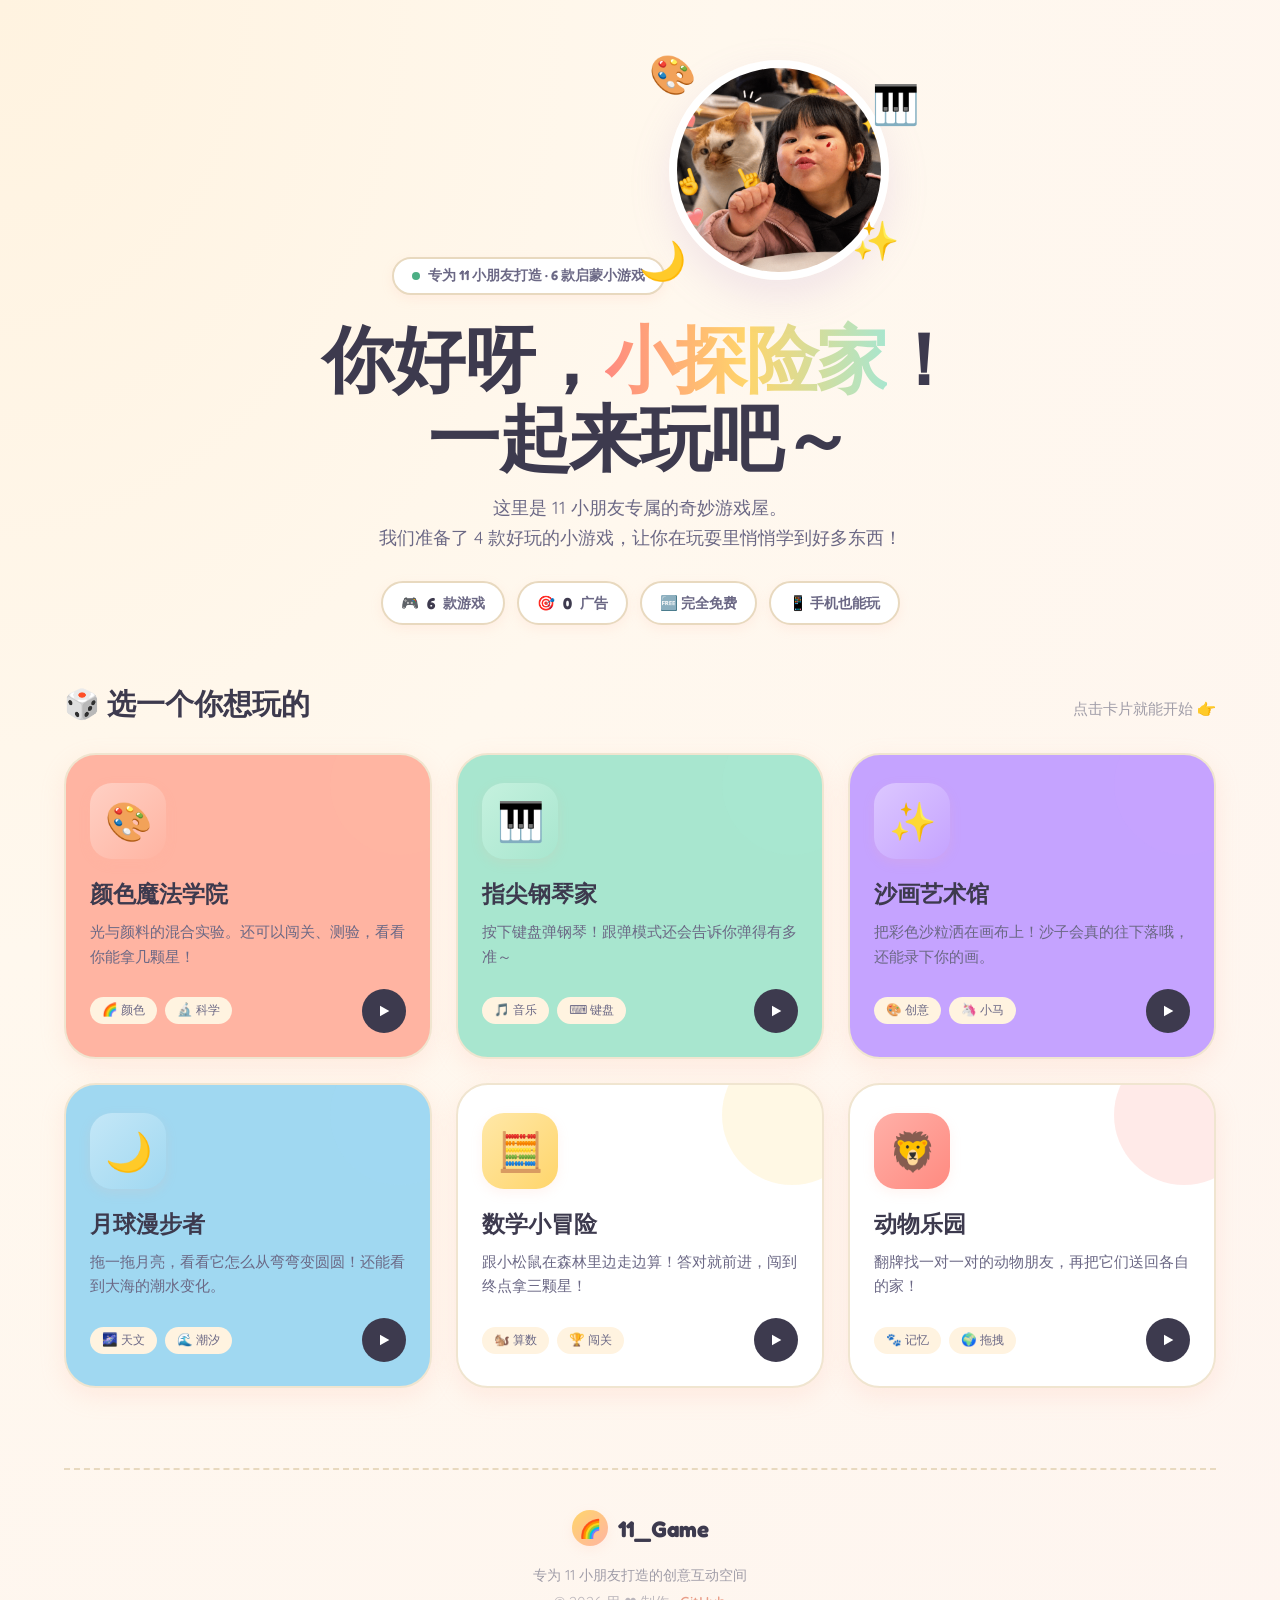
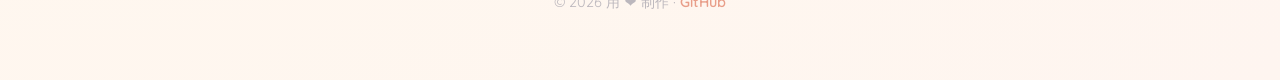
<file: index.html>
<!DOCTYPE html>
<html lang="zh-CN">
<head>
    <meta charset="UTF-8">
    <meta name="viewport" content="width=device-width, initial-scale=1.0">
    <title>🌈 11_Game · 11小朋友的奇妙游戏屋</title>
    <link rel="stylesheet" href="shared/theme.css">
    <style>
        body { overflow-x: hidden; }

        /* 装饰星星 */
        .deco-stars {
            position: fixed; inset: 0; z-index: -1; overflow: hidden;
            pointer-events: none;
        }
        .star {
            position: absolute;
            font-size: 22px;
            opacity: 0.5;
            animation: twinkle 3s ease-in-out infinite;
        }
        @keyframes twinkle {
            0%, 100% { transform: scale(1) rotate(0deg); opacity: 0.5; }
            50%      { transform: scale(1.3) rotate(20deg); opacity: 1; }
        }

        .container {
            max-width: 1200px;
            margin: 0 auto;
            padding: 60px 24px 40px;
        }

        /* 顶部导航徽章 */
        .top-badge {
            display: inline-flex;
            align-items: center;
            gap: 8px;
            padding: 8px 18px;
            background: var(--bg-card);
            border: 2px solid var(--border-2);
            border-radius: var(--r-pill);
            font-family: var(--font-display);
            font-weight: 600;
            font-size: 0.85rem;
            color: var(--text-2);
            box-shadow: var(--shadow-sm);
            margin-bottom: 24px;
        }
        .top-badge .dot {
            width: 8px; height: 8px;
            background: var(--c-mint-d);
            border-radius: 50%;
            box-shadow: 0 0 0 0 rgba(76, 175, 133, 0.6);
            animation: pulse 1.8s infinite;
        }
        @keyframes pulse {
            0% { box-shadow: 0 0 0 0 rgba(76, 175, 133, 0.6); }
            70% { box-shadow: 0 0 0 8px rgba(76, 175, 133, 0); }
        }

        /* Hero */
        .hero {
            text-align: center;
            position: relative;
            margin-bottom: 60px;
        }
        .hero-image-wrap {
            position: relative;
            display: inline-block;
            margin-bottom: 30px;
        }
        .hero-image {
            width: 220px;
            height: 220px;
            object-fit: cover;
            border-radius: 50%;
            border: 8px solid #fff;
            box-shadow: var(--shadow-lg);
            animation: float 5s ease-in-out infinite;
        }
        .hero-emoji {
            position: absolute;
            font-size: 38px;
            animation: orbit 8s linear infinite;
        }
        .hero-emoji.e1 { top: -10px; left: -20px; animation-delay: 0s; }
        .hero-emoji.e2 { top: 20px;  right: -30px; animation-delay: -2s; }
        .hero-emoji.e3 { bottom: 0;  left: -30px; animation-delay: -4s; }
        .hero-emoji.e4 { bottom: 20px; right: -10px; animation-delay: -6s; }
        @keyframes orbit {
            0%, 100% { transform: translateY(0) rotate(-10deg); }
            50%      { transform: translateY(-15px) rotate(10deg); }
        }

        .hero h1 {
            font-family: var(--font-display);
            font-size: clamp(2.6rem, 6vw, 4.5rem);
            font-weight: 700;
            line-height: 1.1;
            margin: 0 0 16px;
            letter-spacing: -0.02em;
        }
        .hero h1 .gradient-text {
            background: var(--grad-rainbow);
            background-size: 200% auto;
            -webkit-background-clip: text;
                    background-clip: text;
            -webkit-text-fill-color: transparent;
            animation: rainbow-shift 6s linear infinite;
        }
        .hero .lead {
            max-width: 620px;
            margin: 0 auto 28px;
            color: var(--text-2);
            font-size: 1.1rem;
            line-height: 1.7;
        }
        .hero-stats {
            display: inline-flex;
            gap: 12px;
            flex-wrap: wrap;
            justify-content: center;
        }
        .stat-pill {
            display: inline-flex;
            align-items: center;
            gap: 8px;
            padding: 10px 18px;
            background: var(--bg-card);
            border: 2px solid var(--border-2);
            border-radius: var(--r-pill);
            font-family: var(--font-display);
            font-weight: 600;
            font-size: 0.9rem;
            color: var(--text-2);
            box-shadow: var(--shadow-sm);
        }
        .stat-pill strong {
            color: var(--text-1);
            font-size: 1rem;
        }

        /* Section title */
        .section-title {
            display: flex;
            align-items: baseline;
            justify-content: space-between;
            margin-bottom: 28px;
            gap: 16px;
            flex-wrap: wrap;
        }
        .section-title h2 {
            font-family: var(--font-display);
            font-size: 1.8rem;
            font-weight: 700;
            margin: 0;
        }
        .section-title .hint {
            color: var(--text-3);
            font-size: 0.95rem;
        }

        /* 游戏卡片网格 */
        .games-grid {
            display: grid;
            grid-template-columns: repeat(auto-fit, minmax(280px, 1fr));
            gap: 24px;
            margin-bottom: 80px;
        }
        .game-card {
            position: relative;
            background: var(--bg-card);
            border-radius: var(--r-xl);
            padding: 28px 24px 24px;
            text-decoration: none;
            color: inherit;
            border: 2px solid var(--border);
            box-shadow: var(--shadow-md);
            transition: transform 0.3s cubic-bezier(.34,1.56,.64,1), box-shadow 0.3s, border-color 0.3s;
            overflow: hidden;
            display: flex;
            flex-direction: column;
        }
        .game-card::before {
            content: '';
            position: absolute;
            top: -40px; right: -40px;
            width: 140px; height: 140px;
            border-radius: 50%;
            opacity: 0.18;
            transition: transform 0.4s ease, opacity 0.4s;
        }
        .card-color { background: var(--c-peach); }
        .card-mint  { background: var(--c-mint); }
        .card-sky   { background: var(--c-sky); }
        .card-grape { background: var(--c-grape); }
        .game-card.card-color::before { background: var(--c-peach); }
        .game-card.card-mint::before  { background: var(--c-mint); }
        .game-card.card-sky::before   { background: var(--c-sky); }
        .game-card.card-grape::before { background: var(--c-grape); }
        .game-card.card-sun::before   { background: var(--c-sun); }
        .game-card.card-coral::before { background: var(--c-coral); }

        .game-card:hover {
            transform: translateY(-8px) rotate(-0.5deg);
            box-shadow: var(--shadow-lg);
            border-color: currentColor;
        }
        .game-card:hover::before {
            transform: scale(1.4);
            opacity: 0.28;
        }

        .card-icon-wrap {
            width: 76px; height: 76px;
            border-radius: 22px;
            display: flex;
            align-items: center;
            justify-content: center;
            font-size: 38px;
            margin-bottom: 20px;
            box-shadow: var(--shadow-sm);
            transition: transform 0.3s cubic-bezier(.34,1.56,.64,1);
            position: relative;
            z-index: 1;
        }
        .game-card.card-color .card-icon-wrap { background: linear-gradient(135deg, #ffd0c4, #ffb4a2); }
        .game-card.card-mint  .card-icon-wrap { background: linear-gradient(135deg, #c5f1de, #a8e6cf); }
        .game-card.card-sky   .card-icon-wrap { background: linear-gradient(135deg, #c4e7f7, #a0d8f1); }
        .game-card.card-grape .card-icon-wrap { background: linear-gradient(135deg, #dcc7ff, #c5a3ff); }
        .game-card.card-sun   .card-icon-wrap { background: linear-gradient(135deg, #ffe8a8, #ffd56b); }
        .game-card.card-coral .card-icon-wrap { background: linear-gradient(135deg, #ffb0a8, #ff8a80); }

        .game-card:hover .card-icon-wrap {
            transform: scale(1.08) rotate(-8deg);
        }

        .game-card h3 {
            font-family: var(--font-display);
            font-size: 1.45rem;
            font-weight: 700;
            margin: 0 0 10px;
            position: relative;
            z-index: 1;
        }
        .game-card p {
            color: var(--text-2);
            line-height: 1.6;
            font-size: 0.95rem;
            margin: 0 0 20px;
            position: relative;
            z-index: 1;
        }
        .card-meta {
            display: flex;
            align-items: center;
            justify-content: space-between;
            margin-top: auto;
            position: relative;
            z-index: 1;
        }
        .card-tags {
            display: flex;
            gap: 8px;
            flex-wrap: wrap;
        }
        .tag {
            padding: 5px 12px;
            background: var(--bg-soft);
            border-radius: var(--r-pill);
            font-size: 0.78rem;
            color: var(--text-2);
            font-weight: 500;
        }
        .play-fab {
            width: 44px; height: 44px;
            border-radius: 50%;
            background: var(--text-1);
            color: #fff;
            display: flex;
            align-items: center;
            justify-content: center;
            transition: transform 0.3s cubic-bezier(.34,1.56,.64,1), background 0.3s;
            flex-shrink: 0;
        }
        .game-card.card-color:hover .play-fab { background: var(--c-peach-d); }
        .game-card.card-mint:hover  .play-fab { background: var(--c-mint-d); }
        .game-card.card-sky:hover   .play-fab { background: var(--c-sky-d); }
        .game-card.card-grape:hover .play-fab { background: var(--c-grape-d); }
        .game-card.card-sun:hover   .play-fab { background: var(--c-sun-d); }
        .game-card.card-coral:hover .play-fab { background: #d65a4d; }
        .game-card:hover .play-fab { transform: scale(1.1) rotate(-15deg); }

        /* 底部 */
        .footer {
            text-align: center;
            padding: 40px 0 20px;
            border-top: 2px dashed var(--border-2);
        }
        .footer-logo {
            display: inline-flex;
            align-items: center;
            gap: 10px;
            font-family: var(--font-display);
            font-size: 1.4rem;
            font-weight: 700;
            margin-bottom: 12px;
        }
        .footer-logo-emoji {
            display: inline-flex;
            width: 36px; height: 36px;
            background: var(--grad-warm);
            border-radius: 50%;
            align-items: center;
            justify-content: center;
            font-size: 18px;
            box-shadow: var(--shadow-sm);
        }
        .footer p {
            color: var(--text-3);
            font-size: 0.9rem;
            margin: 8px 0;
        }
        .footer a {
            color: var(--c-peach-d);
            text-decoration: none;
            font-weight: 600;
        }
        .footer a:hover { text-decoration: underline; }

        @media (max-width: 768px) {
            .hero-image { width: 160px; height: 160px; }
            .games-grid { grid-template-columns: 1fr; gap: 16px; }
            .game-card { padding: 22px 20px; }
        }
    </style>
</head>
<body>
    <!-- 装饰星星 -->
    <div class="deco-stars" aria-hidden="true">
        <span class="star" style="top:8%;left:6%;animation-delay:0s">⭐</span>
        <span class="star" style="top:18%;right:10%;animation-delay:-1s">✨</span>
        <span class="star" style="top:62%;left:4%;animation-delay:-2s">🌟</span>
        <span class="star" style="top:78%;right:8%;animation-delay:-1.5s">⭐</span>
        <span class="star" style="top:35%;left:50%;animation-delay:-0.8s">✨</span>
        <span class="star" style="bottom:10%;left:30%;animation-delay:-2.2s">🌟</span>
    </div>

    <div class="container">
        <!-- Hero -->
        <header class="hero">
            <div class="top-badge">
                <span class="dot"></span>
                <span>专为 11 小朋友打造 · 6 款启蒙小游戏</span>
            </div>

            <div class="hero-image-wrap">
                <img src="11.png" alt="11_Game 封面" class="hero-image" />
                <span class="hero-emoji e1">🎨</span>
                <span class="hero-emoji e2">🎹</span>
                <span class="hero-emoji e3">🌙</span>
                <span class="hero-emoji e4">✨</span>
            </div>

            <h1>
                你好呀，<span class="gradient-text">小探险家</span>！<br/>
                一起来玩吧～
            </h1>
            <p class="lead">
                这里是 11 小朋友专属的奇妙游戏屋。<br/>
                我们准备了 4 款好玩的小游戏，让你在玩耍里悄悄学到好多东西！
            </p>

            <div class="hero-stats">
                <span class="stat-pill">🎮 <strong>6</strong> 款游戏</span>
                <span class="stat-pill">🎯 <strong>0</strong> 广告</span>
                <span class="stat-pill">🆓 完全免费</span>
                <span class="stat-pill">📱 手机也能玩</span>
            </div>
        </header>

        <!-- 游戏区 -->
        <section>
            <div class="section-title">
                <h2>🎲 选一个你想玩的</h2>
                <span class="hint">点击卡片就能开始 👉</span>
            </div>

            <div class="games-grid">
                <a href="color_mixing/index.html" class="game-card card-color">
                    <div class="card-icon-wrap">🎨</div>
                    <h3>颜色魔法学院</h3>
                    <p>光与颜料的混合实验。还可以闯关、测验，看看你能拿几颗星！</p>
                    <div class="card-meta">
                        <div class="card-tags">
                            <span class="tag">🌈 颜色</span>
                            <span class="tag">🔬 科学</span>
                        </div>
                        <div class="play-fab">
                            <svg width="16" height="16" viewBox="0 0 24 24" fill="currentColor"><polygon points="6 4 20 12 6 20"/></svg>
                        </div>
                    </div>
                </a>

                <a href="piano/index.html" class="game-card card-mint">
                    <div class="card-icon-wrap">🎹</div>
                    <h3>指尖钢琴家</h3>
                    <p>按下键盘弹钢琴！跟弹模式还会告诉你弹得有多准～</p>
                    <div class="card-meta">
                        <div class="card-tags">
                            <span class="tag">🎵 音乐</span>
                            <span class="tag">⌨️ 键盘</span>
                        </div>
                        <div class="play-fab">
                            <svg width="16" height="16" viewBox="0 0 24 24" fill="currentColor"><polygon points="6 4 20 12 6 20"/></svg>
                        </div>
                    </div>
                </a>

                <a href="sand_art/index.html" class="game-card card-grape">
                    <div class="card-icon-wrap">✨</div>
                    <h3>沙画艺术馆</h3>
                    <p>把彩色沙粒洒在画布上！沙子会真的往下落哦，还能录下你的画。</p>
                    <div class="card-meta">
                        <div class="card-tags">
                            <span class="tag">🎨 创意</span>
                            <span class="tag">🦄 小马</span>
                        </div>
                        <div class="play-fab">
                            <svg width="16" height="16" viewBox="0 0 24 24" fill="currentColor"><polygon points="6 4 20 12 6 20"/></svg>
                        </div>
                    </div>
                </a>

                <a href="moon_phases/index.html" class="game-card card-sky">
                    <div class="card-icon-wrap">🌙</div>
                    <h3>月球漫步者</h3>
                    <p>拖一拖月亮，看看它怎么从弯弯变圆圆！还能看到大海的潮水变化。</p>
                    <div class="card-meta">
                        <div class="card-tags">
                            <span class="tag">🌌 天文</span>
                            <span class="tag">🌊 潮汐</span>
                        </div>
                        <div class="play-fab">
                            <svg width="16" height="16" viewBox="0 0 24 24" fill="currentColor"><polygon points="6 4 20 12 6 20"/></svg>
                        </div>
                    </div>
                </a>

                <a href="math_adventure/index.html" class="game-card card-sun">
                    <div class="card-icon-wrap">🧮</div>
                    <h3>数学小冒险</h3>
                    <p>跟小松鼠在森林里边走边算！答对就前进，闯到终点拿三颗星！</p>
                    <div class="card-meta">
                        <div class="card-tags">
                            <span class="tag">🐿️ 算数</span>
                            <span class="tag">🏆 闯关</span>
                        </div>
                        <div class="play-fab">
                            <svg width="16" height="16" viewBox="0 0 24 24" fill="currentColor"><polygon points="6 4 20 12 6 20"/></svg>
                        </div>
                    </div>
                </a>

                <a href="animal_park/index.html" class="game-card card-coral">
                    <div class="card-icon-wrap">🦁</div>
                    <h3>动物乐园</h3>
                    <p>翻牌找一对一对的动物朋友，再把它们送回各自的家！</p>
                    <div class="card-meta">
                        <div class="card-tags">
                            <span class="tag">🐾 记忆</span>
                            <span class="tag">🌍 拖拽</span>
                        </div>
                        <div class="play-fab">
                            <svg width="16" height="16" viewBox="0 0 24 24" fill="currentColor"><polygon points="6 4 20 12 6 20"/></svg>
                        </div>
                    </div>
                </a>
            </div>
        </section>

        <footer class="footer">
            <div class="footer-logo">
                <span class="footer-logo-emoji">🌈</span>
                <span>11_Game</span>
            </div>
            <p>专为 11 小朋友打造的创意互动空间</p>
            <p style="opacity:0.7">
                &copy; 2026 用 ❤️ 制作 ·
                <a href="https://github.com/marspu/11_Game" target="_blank">GitHub</a>
            </p>
        </footer>
    </div>
</body>
</html>
</file>
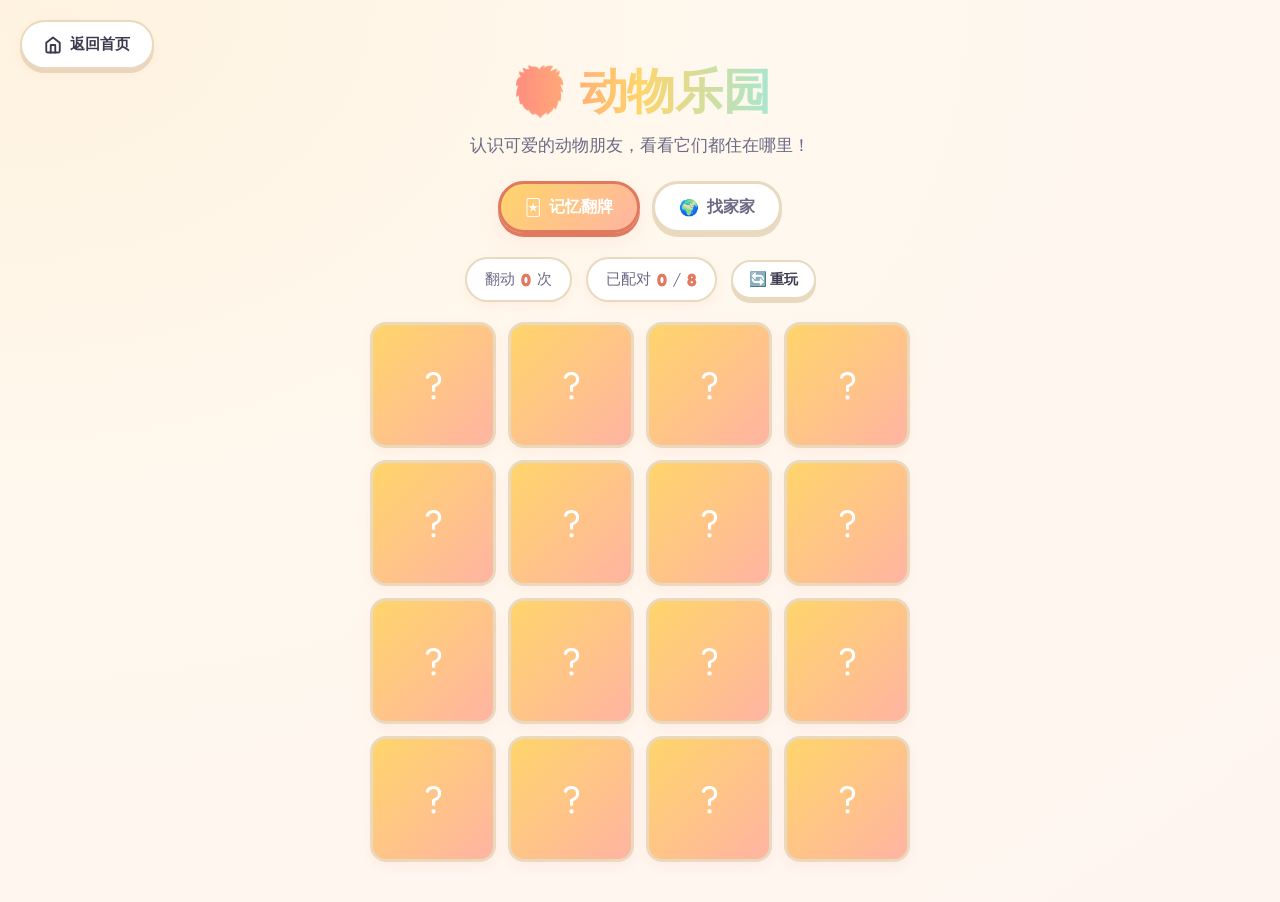
<file: animal_park/index.html>
<!DOCTYPE html>
<html lang="zh-CN">
<head>
    <meta charset="UTF-8">
    <meta name="viewport" content="width=device-width, initial-scale=1.0">
    <title>🦁 动物乐园 - 11_Game</title>
    <link rel="stylesheet" href="../shared/theme.css">
    <link rel="stylesheet" href="styles.css">
</head>
<body>
    <div class="clouds-bg"></div>
    <a class="home-btn" href="../index.html">
        <svg viewBox="0 0 24 24" fill="none" stroke="currentColor" stroke-width="2.5" stroke-linecap="round" stroke-linejoin="round" width="18" height="18"><path d="M3 9l9-7 9 7v11a2 2 0 0 1-2 2H5a2 2 0 0 1-2-2z"/><polyline points="9 22 9 12 15 12 15 22"/></svg>
        返回首页
    </a>

    <div class="container">
        <header class="page-header">
            <h1 class="h-display"><span class="text-rainbow">🦁 动物乐园</span></h1>
            <p class="lead">认识可爱的动物朋友，看看它们都住在哪里！</p>
        </header>

        <!-- 模式切换 -->
        <div class="mode-tabs">
            <button class="tab-btn active" data-mode="memory">
                <span>🃏</span> 记忆翻牌
            </button>
            <button class="tab-btn" data-mode="habitat">
                <span>🌍</span> 找家家
            </button>
        </div>

        <!-- 记忆翻牌 -->
        <section class="game-section" id="memorySection">
            <div class="memory-hud">
                <div class="hud-pill"><span>翻动</span><strong id="moveCount">0</strong> 次</div>
                <div class="hud-pill"><span>已配对</span><strong id="matchCount">0</strong> / <strong id="totalPairs">8</strong></div>
                <button class="btn btn-secondary btn-sm" id="memReset">🔄 重玩</button>
            </div>
            <div class="memory-grid" id="memoryGrid"></div>
        </section>

        <!-- 栖息地匹配 -->
        <section class="game-section" id="habitatSection" hidden>
            <p class="section-intro">把每只小动物 🐾 拖到它家旁边！</p>
            <div class="habitat-hud">
                <div class="hud-pill"><span>已找到</span><strong id="habitatScore">0</strong> 个家</div>
                <button class="btn btn-secondary btn-sm" id="habReset">🔄 重玩</button>
            </div>
            <div class="habitat-stage">
                <div class="habitat-zones" id="habitatZones"></div>
                <div class="animal-pool" id="animalPool"></div>
            </div>
        </section>

        <!-- 完成弹窗 -->
        <div class="result-mask" id="resultMask" hidden>
            <div class="result-card">
                <div class="result-emoji">🎉</div>
                <h3 class="h-display" id="resultTitle">太棒啦！</h3>
                <p id="resultDesc">所有动物都找到家啦～</p>
                <div class="result-actions">
                    <button class="btn btn-primary" id="playAgainBtn">🔄 再来一次</button>
                    <button class="btn btn-secondary" id="switchModeBtn">🔀 试试其它玩法</button>
                </div>
            </div>
        </div>

        <div class="confetti-root" id="confettiRoot"></div>
    </div>

    <script src="script.js"></script>
</body>
</html>
</file>
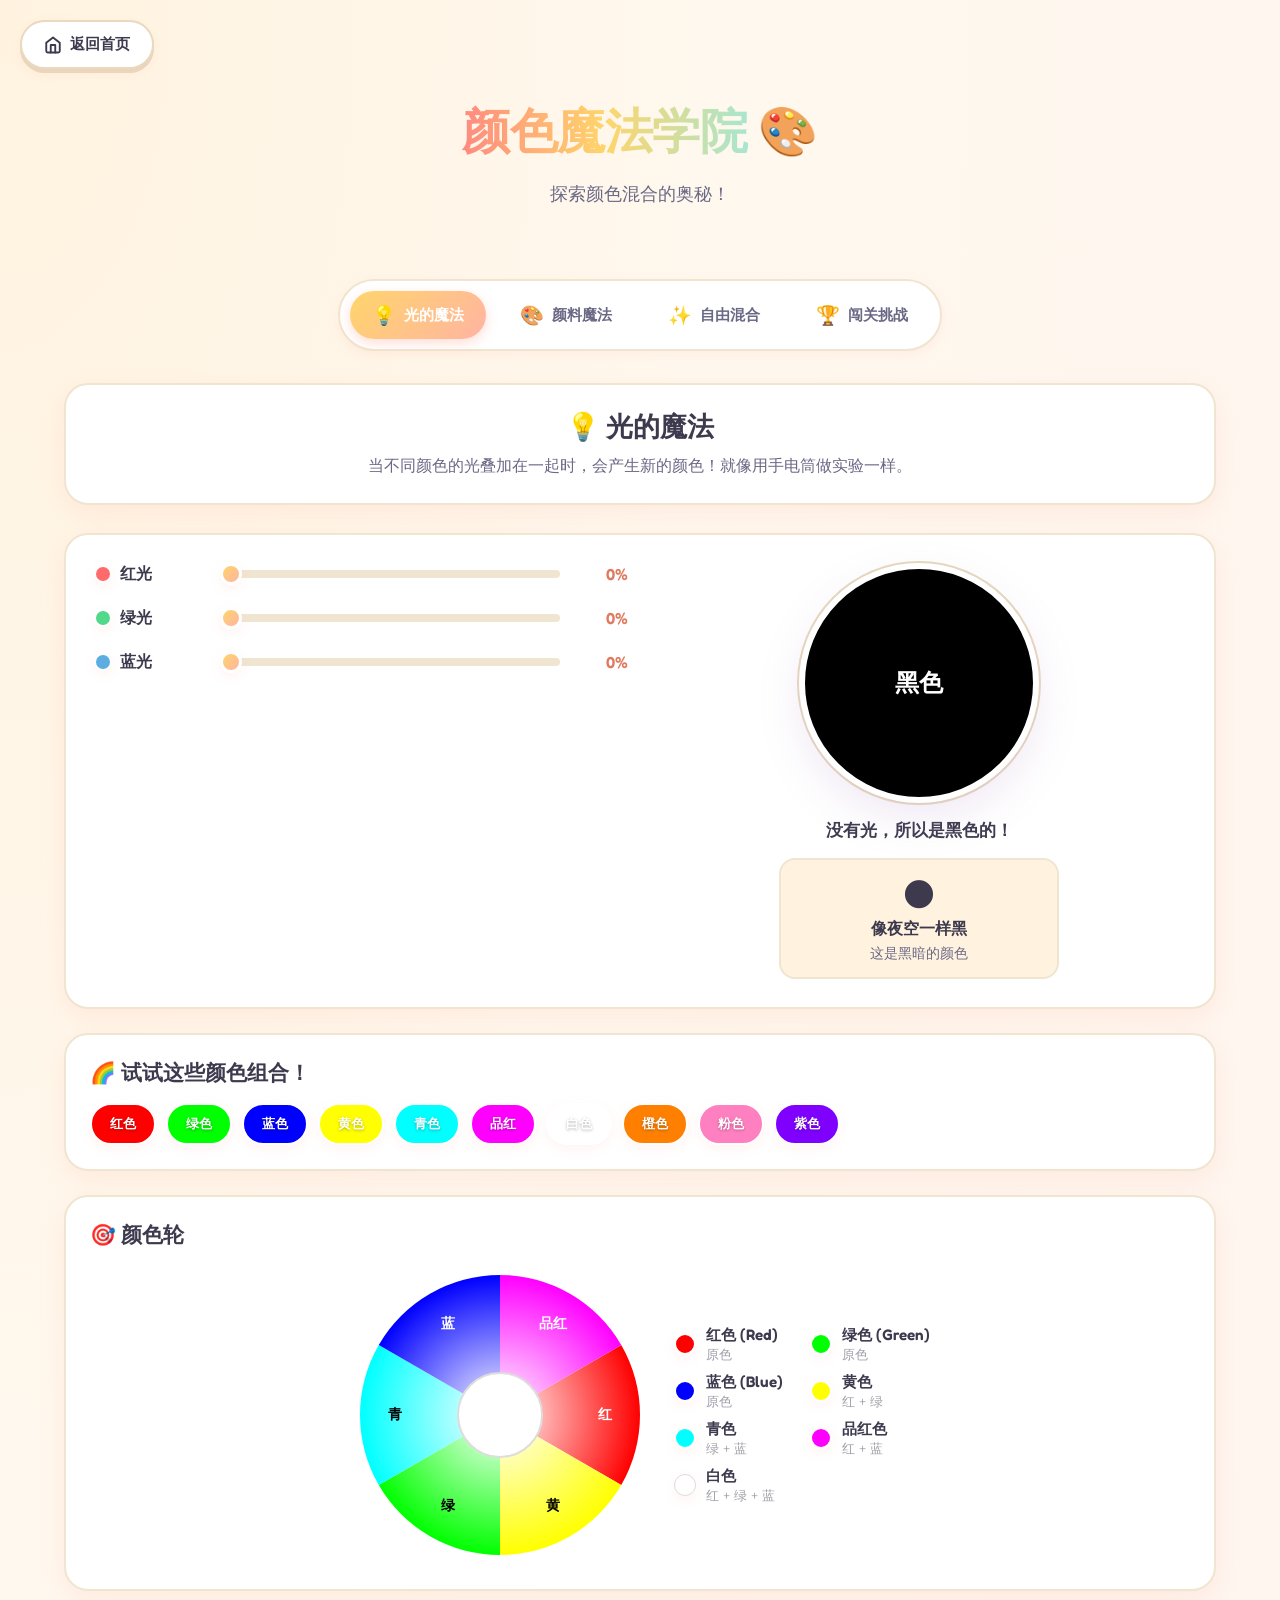
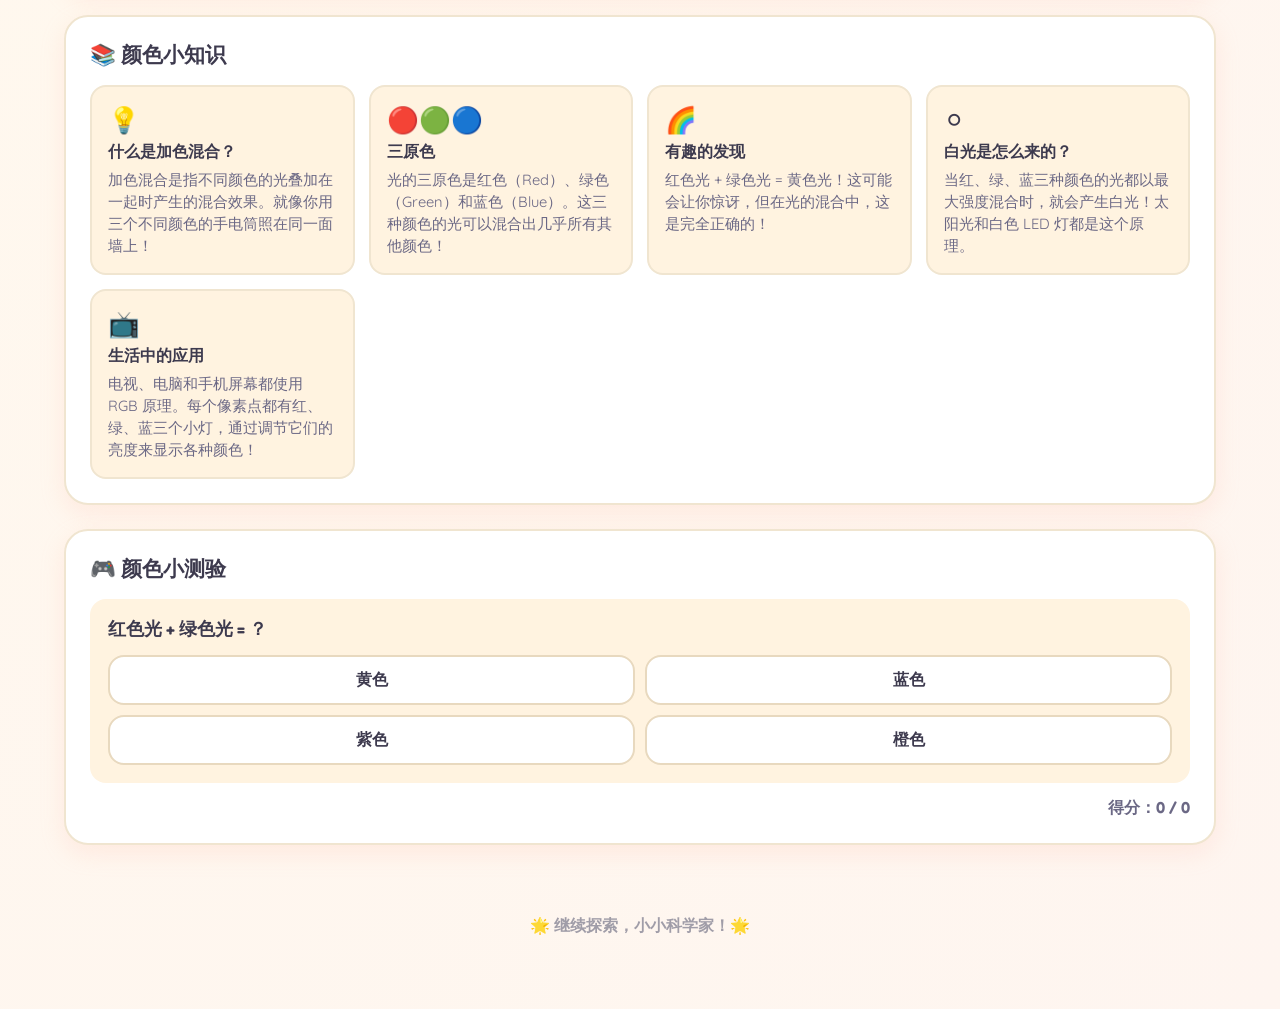
<file: color_mixing/index.html>
<!DOCTYPE html>
<html lang="zh-CN">
<head>
    <meta charset="UTF-8">
    <meta name="viewport" content="width=device-width, initial-scale=1.0">
    <title>颜色魔法学院 - 儿童颜色混合实验室</title>
    <link rel="stylesheet" href="../shared/theme.css">
    <link rel="stylesheet" href="styles.css">
</head>
<body>
    <div class="clouds-bg"></div>

    <!-- 返回首页按钮（使用共享组件） -->
    <a class="home-btn" href="../index.html">
        <svg viewBox="0 0 24 24" fill="none" stroke="currentColor" stroke-width="2.5" stroke-linecap="round" stroke-linejoin="round"><path d="M3 9l9-7 9 7v11a2 2 0 0 1-2 2H5a2 2 0 0 1-2-2z"></path><polyline points="9 22 9 12 15 12 15 22"></polyline></svg>
        返回首页
    </a>

    <div class="container">
        <!-- 头部 -->
        <header class="header">
            <h1><span class="text-rainbow">颜色魔法学院</span> 🎨</h1>
            <p class="subtitle">探索颜色混合的奥秘！</p>
        </header>

        <!-- 模式选择 -->
        <nav class="mode-selector">
            <button class="mode-btn active" data-mode="additive">
                <span class="icon">💡</span>
                <span>光的魔法</span>
            </button>
            <button class="mode-btn" data-mode="subtractive">
                <span class="icon">🎨</span>
                <span>颜料魔法</span>
            </button>
            <button class="mode-btn" data-mode="custom">
                <span class="icon">✨</span>
                <span>自由混合</span>
            </button>
            <button class="mode-btn" data-mode="challenge">
                <span class="icon">🏆</span>
                <span>闯关挑战</span>
            </button>
        </nav>

        <!-- 主内容区 -->
        <main class="main-content">
            <!-- 介绍区域 -->
            <section class="intro-section" id="intro-section">
                <div class="intro-card">
                    <h2 id="mode-title">💡 光的魔法</h2>
                    <p id="mode-description">当不同颜色的光叠加在一起时，会产生新的颜色！就像用手电筒做实验一样。</p>
                </div>
            </section>

            <!-- 实验区域（加色/减色/自由混合） -->
            <section class="lab-section" id="lab-section">
                <div class="lab-container">
                    <!-- 颜色选择器 -->
                    <div class="color-controls" id="standard-controls">
                        <div class="color-slider-group">
                            <label class="color-label">
                                <span class="color-dot red"></span>
                                <span id="red-label">红光</span>
                            </label>
                            <input type="range" id="red-slider" class="color-slider"
                                   min="0" max="100" value="0" data-color="red">
                            <span class="slider-value" id="red-value">0%</span>
                        </div>

                        <div class="color-slider-group">
                            <label class="color-label">
                                <span class="color-dot green"></span>
                                <span id="green-label">绿光</span>
                            </label>
                            <input type="range" id="green-slider" class="color-slider"
                                   min="0" max="100" value="0" data-color="green">
                            <span class="slider-value" id="green-value">0%</span>
                        </div>

                        <div class="color-slider-group">
                            <label class="color-label">
                                <span class="color-dot blue"></span>
                                <span id="blue-label">蓝光</span>
                            </label>
                            <input type="range" id="blue-slider" class="color-slider"
                                   min="0" max="100" value="0" data-color="blue">
                            <span class="slider-value" id="blue-value">0%</span>
                        </div>
                    </div>

                    <!-- 自定义混合控制 -->
                    <div class="custom-controls hidden" id="custom-controls">
                        <div class="custom-mix-container">
                            <h3 class="custom-title">🎨 颜色混合实验室</h3>

                            <div class="color-count-selector">
                                <button class="color-count-btn active" data-count="2">
                                    <span class="count-icon">🎨</span>
                                    <span>两种颜色混合</span>
                                </button>
                                <button class="color-count-btn" data-count="3">
                                    <span class="count-icon">🎨🎨</span>
                                    <span>三种颜色混合</span>
                                </button>
                            </div>

                            <div class="color-picker-group">
                                <div class="color-picker-row">
                                    <label class="custom-label color-a-label">
                                        <span class="color-label-text">颜色 A</span>
                                        <input type="color" id="color-a-picker" value="#ffff00" class="color-picker-large">
                                        <span class="hex-display" id="hex-a-display">#FFFF00</span>
                                    </label>
                                </div>
                                <div class="mix-ratio-control">
                                    <span class="ratio-label">比例</span>
                                    <input type="range" id="ratio-a-slider" class="ratio-slider"
                                           min="0" max="100" value="50">
                                    <span class="ratio-value" id="ratio-a-value">50%</span>
                                </div>
                                <div class="color-preview-large" id="color-a-preview" style="background: #ffff00"></div>
                            </div>

                            <div class="color-picker-group">
                                <div class="color-picker-row">
                                    <label class="custom-label color-b-label">
                                        <span class="color-label-text">颜色 B</span>
                                        <input type="color" id="color-b-picker" value="#000000" class="color-picker-large">
                                        <span class="hex-display" id="hex-b-display">#000000</span>
                                    </label>
                                </div>
                                <div class="mix-ratio-control">
                                    <span class="ratio-label">比例</span>
                                    <input type="range" id="ratio-b-slider" class="ratio-slider"
                                           min="0" max="100" value="50">
                                    <span class="ratio-value" id="ratio-b-value">50%</span>
                                </div>
                                <div class="color-preview-large" id="color-b-preview" style="background: #000000"></div>
                            </div>

                            <div class="color-picker-group hidden" id="color-c-group">
                                <div class="color-picker-row">
                                    <label class="custom-label color-c-label">
                                        <span class="color-label-text">颜色 C</span>
                                        <input type="color" id="color-c-picker" value="#ffffff" class="color-picker-large">
                                        <span class="hex-display" id="hex-c-display">#FFFFFF</span>
                                    </label>
                                </div>
                                <div class="mix-ratio-control">
                                    <span class="ratio-label">比例</span>
                                    <input type="range" id="ratio-c-slider" class="ratio-slider"
                                           min="0" max="100" value="0">
                                    <span class="ratio-value" id="ratio-c-value">0%</span>
                                </div>
                                <div class="color-preview-large" id="color-c-preview" style="background: #ffffff"></div>
                            </div>

                            <div class="mix-formula">
                                <span class="formula-text">混合公式：</span>
                                <span class="formula-colors">
                                    <span class="formula-color-dot" id="formula-dot-a"></span> +
                                    <span class="formula-color-dot" id="formula-dot-b"></span> +
                                    <span class="formula-color-dot" id="formula-dot-c"></span>
                                </span>
                                <span class="formula-arrow">→</span>
                                <span class="formula-result" id="formula-result-dot"></span>
                            </div>

                            <div class="blend-mode-selector">
                                <span>混合模式：</span>
                                <select id="blend-mode-select" class="blend-select">
                                    <option value="average">平均混合</option>
                                    <option value="weighted">按权重混合</option>
                                    <option value="multiply">正片叠底（变暗）</option>
                                    <option value="screen">滤色（变亮）</option>
                                    <option value="overlay">叠加</option>
                                </select>
                            </div>
                        </div>
                    </div>

                    <!-- 混合结果显示 -->
                    <div class="mixing-display">
                        <div class="mixing-circle" id="mixing-circle">
                            <div class="overlay-text" id="result-color-name">黑色</div>
                        </div>
                        <p class="mixing-result" id="mixing-result">调整滑块来混合颜色！</p>

                        <div class="real-world-match" id="real-world-match">
                            <div class="match-emoji" id="match-emoji">🌑</div>
                            <div class="match-name" id="match-name">像夜空一样黑</div>
                            <div class="match-description" id="match-description">这是黑暗的颜色</div>
                        </div>

                        <div class="custom-result-info hidden" id="custom-result-info">
                            <div class="result-formula" id="result-formula"></div>
                            <div class="color-values" id="color-values"></div>
                        </div>
                    </div>
                </div>
            </section>

            <!-- 闯关挑战模式 -->
            <section class="challenge-section hidden" id="challenge-section">
                <!-- 关卡列表 -->
                <div class="challenge-levels" id="challenge-levels">
                    <div class="challenge-stats" id="challenge-stats"></div>
                    <div class="achievement-badge hidden" id="achievement-badge">
                        <div class="badge-icon">🏅</div>
                        <div class="badge-title">调色大师</div>
                        <div class="badge-desc">你完成了所有关卡！</div>
                    </div>
                    <div class="level-grid" id="level-grid"></div>
                </div>

                <!-- 关卡游戏界面 -->
                <div class="challenge-play hidden" id="challenge-play">
                    <button class="challenge-back btn btn-secondary" id="challenge-back">← 返回关卡</button>
                    <div class="challenge-header">
                        <h3 id="challenge-level-title">关卡 1 · 暖暖橙</h3>
                        <p id="challenge-level-hint">混合红色和黄色，调出目标颜色！</p>
                    </div>
                    <div class="challenge-swatches">
                        <div class="swatch-box">
                            <div class="swatch-label">目标颜色</div>
                            <div class="target-swatch" id="target-swatch"></div>
                            <div class="swatch-hex" id="target-hex">#FF8C42</div>
                        </div>
                        <div class="vs-label">VS</div>
                        <div class="swatch-box">
                            <div class="swatch-label">你的颜色</div>
                            <div class="current-swatch" id="current-swatch"></div>
                            <div class="swatch-hex" id="current-hex">#000000</div>
                        </div>
                    </div>
                    <div class="channel-controls" id="channel-controls"></div>
                    <div class="challenge-actions">
                        <button class="btn btn-secondary" id="challenge-reset">🔄 重置</button>
                        <button class="btn btn-primary" id="challenge-submit">✨ 提交答案</button>
                    </div>
                    <div class="challenge-result hidden" id="challenge-result"></div>
                </div>
            </section>

            <!-- 预设颜色按钮 -->
            <section class="preset-section" id="preset-section">
                <h3>🌈 试试这些颜色组合！</h3>
                <div class="preset-buttons" id="preset-buttons"></div>
            </section>

            <!-- 颜色轮 -->
            <section class="color-wheel-section" id="color-wheel-section">
                <h3>🎯 颜色轮</h3>
                <div class="color-wheel-container">
                    <canvas id="color-wheel" width="300" height="300"></canvas>
                    <div class="color-wheel-legend" id="color-legend"></div>
                </div>
            </section>

            <!-- 知识卡片 -->
            <section class="knowledge-section" id="knowledge-section">
                <h3>📚 颜色小知识</h3>
                <div class="knowledge-cards" id="knowledge-cards"></div>
            </section>

            <!-- 小测验 -->
            <section class="quiz-section" id="quiz-section">
                <h3>🎮 颜色小测验</h3>
                <div class="quiz-container" id="quiz-container">
                    <div class="quiz-question" id="quiz-question"></div>
                    <div class="quiz-options" id="quiz-options"></div>
                    <div class="quiz-feedback" id="quiz-feedback"></div>
                    <button class="quiz-next-btn hidden" id="quiz-next-btn">下一题</button>
                </div>
                <div class="quiz-score" id="quiz-score">得分：0 / 0</div>
            </section>
        </main>

        <!-- 页脚 -->
        <footer class="footer">
            <p>🌟 继续探索，小小科学家！🌟</p>
        </footer>
    </div>

    <!-- 庆祝彩花容器 -->
    <div class="confetti-container" id="confetti-container"></div>

    <script src="script.js"></script>
</body>
</html>
</file>
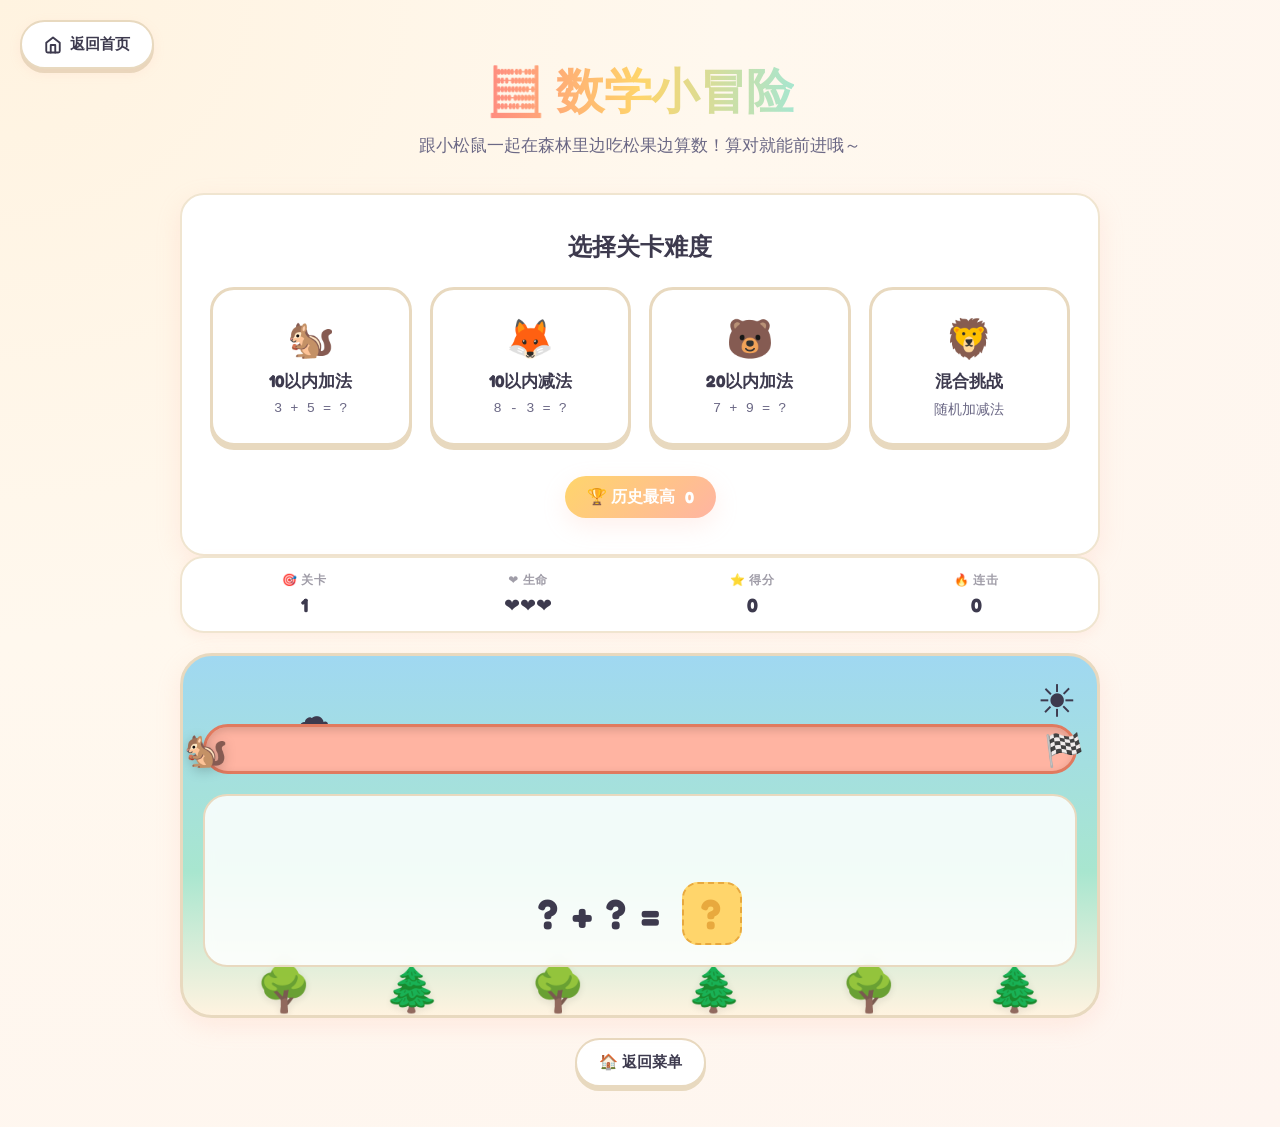
<file: math_adventure/index.html>
<!DOCTYPE html>
<html lang="zh-CN">
<head>
    <meta charset="UTF-8">
    <meta name="viewport" content="width=device-width, initial-scale=1.0">
    <title>🧮 数学小冒险 - 11_Game</title>
    <link rel="stylesheet" href="../shared/theme.css">
    <link rel="stylesheet" href="styles.css">
</head>
<body>
    <div class="clouds-bg"></div>
    <a class="home-btn" href="../index.html">
        <svg viewBox="0 0 24 24" fill="none" stroke="currentColor" stroke-width="2.5" stroke-linecap="round" stroke-linejoin="round" width="18" height="18"><path d="M3 9l9-7 9 7v11a2 2 0 0 1-2 2H5a2 2 0 0 1-2-2z"/><polyline points="9 22 9 12 15 12 15 22"/></svg>
        返回首页
    </a>

    <div class="container">
        <header class="page-header">
            <h1 class="h-display"><span class="text-rainbow">🧮 数学小冒险</span></h1>
            <p class="lead">跟小松鼠一起在森林里边吃松果边算数！算对就能前进哦～</p>
        </header>

        <!-- 开始界面 -->
        <section class="card menu-card" id="menuScreen">
            <h2>选择关卡难度</h2>
            <div class="diff-grid">
                <button class="diff-btn" data-mode="add10">
                    <span class="diff-emoji">🐿️</span>
                    <span class="diff-title">10以内加法</span>
                    <span class="diff-hint">3 + 5 = ?</span>
                </button>
                <button class="diff-btn" data-mode="sub10">
                    <span class="diff-emoji">🦊</span>
                    <span class="diff-title">10以内减法</span>
                    <span class="diff-hint">8 - 3 = ?</span>
                </button>
                <button class="diff-btn" data-mode="add20">
                    <span class="diff-emoji">🐻</span>
                    <span class="diff-title">20以内加法</span>
                    <span class="diff-hint">7 + 9 = ?</span>
                </button>
                <button class="diff-btn" data-mode="mix">
                    <span class="diff-emoji">🦁</span>
                    <span class="diff-title">混合挑战</span>
                    <span class="diff-hint">随机加减法</span>
                </button>
            </div>

            <div class="best-score-box" id="bestScoreBox" hidden>
                <span>🏆 历史最高</span>
                <strong id="bestScoreVal">0</strong>
            </div>
        </section>

        <!-- 游戏界面 -->
        <section class="game-screen" id="gameScreen" hidden>
            <div class="game-hud">
                <div class="hud-item">
                    <span class="hud-label">🎯 关卡</span>
                    <span class="hud-val" id="levelVal">1</span>
                </div>
                <div class="hud-item">
                    <span class="hud-label">❤️ 生命</span>
                    <span class="hud-val" id="livesVal">❤️❤️❤️</span>
                </div>
                <div class="hud-item">
                    <span class="hud-label">⭐ 得分</span>
                    <span class="hud-val" id="scoreVal">0</span>
                </div>
                <div class="hud-item">
                    <span class="hud-label">🔥 连击</span>
                    <span class="hud-val" id="comboVal">0</span>
                </div>
            </div>

            <div class="forest-stage">
                <div class="forest-bg">
                    <span class="bg-tree" style="left:8%;bottom:0">🌳</span>
                    <span class="bg-tree" style="left:22%;bottom:0">🌲</span>
                    <span class="bg-tree" style="left:38%;bottom:0">🌳</span>
                    <span class="bg-tree" style="left:55%;bottom:0">🌲</span>
                    <span class="bg-tree" style="left:72%;bottom:0">🌳</span>
                    <span class="bg-tree" style="left:88%;bottom:0">🌲</span>
                    <span class="bg-cloud" style="left:12%;top:10%">☁️</span>
                    <span class="bg-cloud" style="left:65%;top:18%">☁️</span>
                    <span class="bg-sun">☀️</span>
                </div>

                <div class="track">
                    <div class="track-progress" id="trackProgress"></div>
                    <div class="track-squirrel" id="trackSquirrel">🐿️</div>
                    <div class="track-goal">🏁</div>
                </div>

                <div class="question-box">
                    <div class="question-visual" id="questionVisual"></div>
                    <div class="question-eq" id="questionEq">? + ? = <span class="eq-blank">?</span></div>
                </div>

                <div class="answer-grid" id="answerGrid">
                    <!-- 4 个答案按钮动态生成 -->
                </div>
            </div>

            <div class="game-actions">
                <button class="btn btn-secondary" id="backMenuBtn">🏠 返回菜单</button>
            </div>
        </section>

        <!-- 结算弹窗 -->
        <div class="result-mask" id="resultMask" hidden>
            <div class="result-card">
                <div class="result-emoji" id="resultEmoji">🏆</div>
                <h3 class="h-display" id="resultTitle">太棒啦！</h3>
                <div class="result-stars" id="resultStars">⭐⭐⭐</div>
                <div class="result-stats">
                    <div><span>答对</span><strong id="rCorrect">0</strong></div>
                    <div><span>连击</span><strong id="rCombo">0</strong></div>
                    <div><span>得分</span><strong id="rScore">0</strong></div>
                </div>
                <div class="result-actions">
                    <button class="btn btn-primary" id="playAgainBtn">🔄 再来一次</button>
                    <button class="btn btn-secondary" id="backFromResult">🏠 返回菜单</button>
                </div>
            </div>
        </div>

        <!-- 庆祝粒子 -->
        <div class="confetti-root" id="confettiRoot"></div>
    </div>

    <script src="script.js"></script>
</body>
</html>
</file>
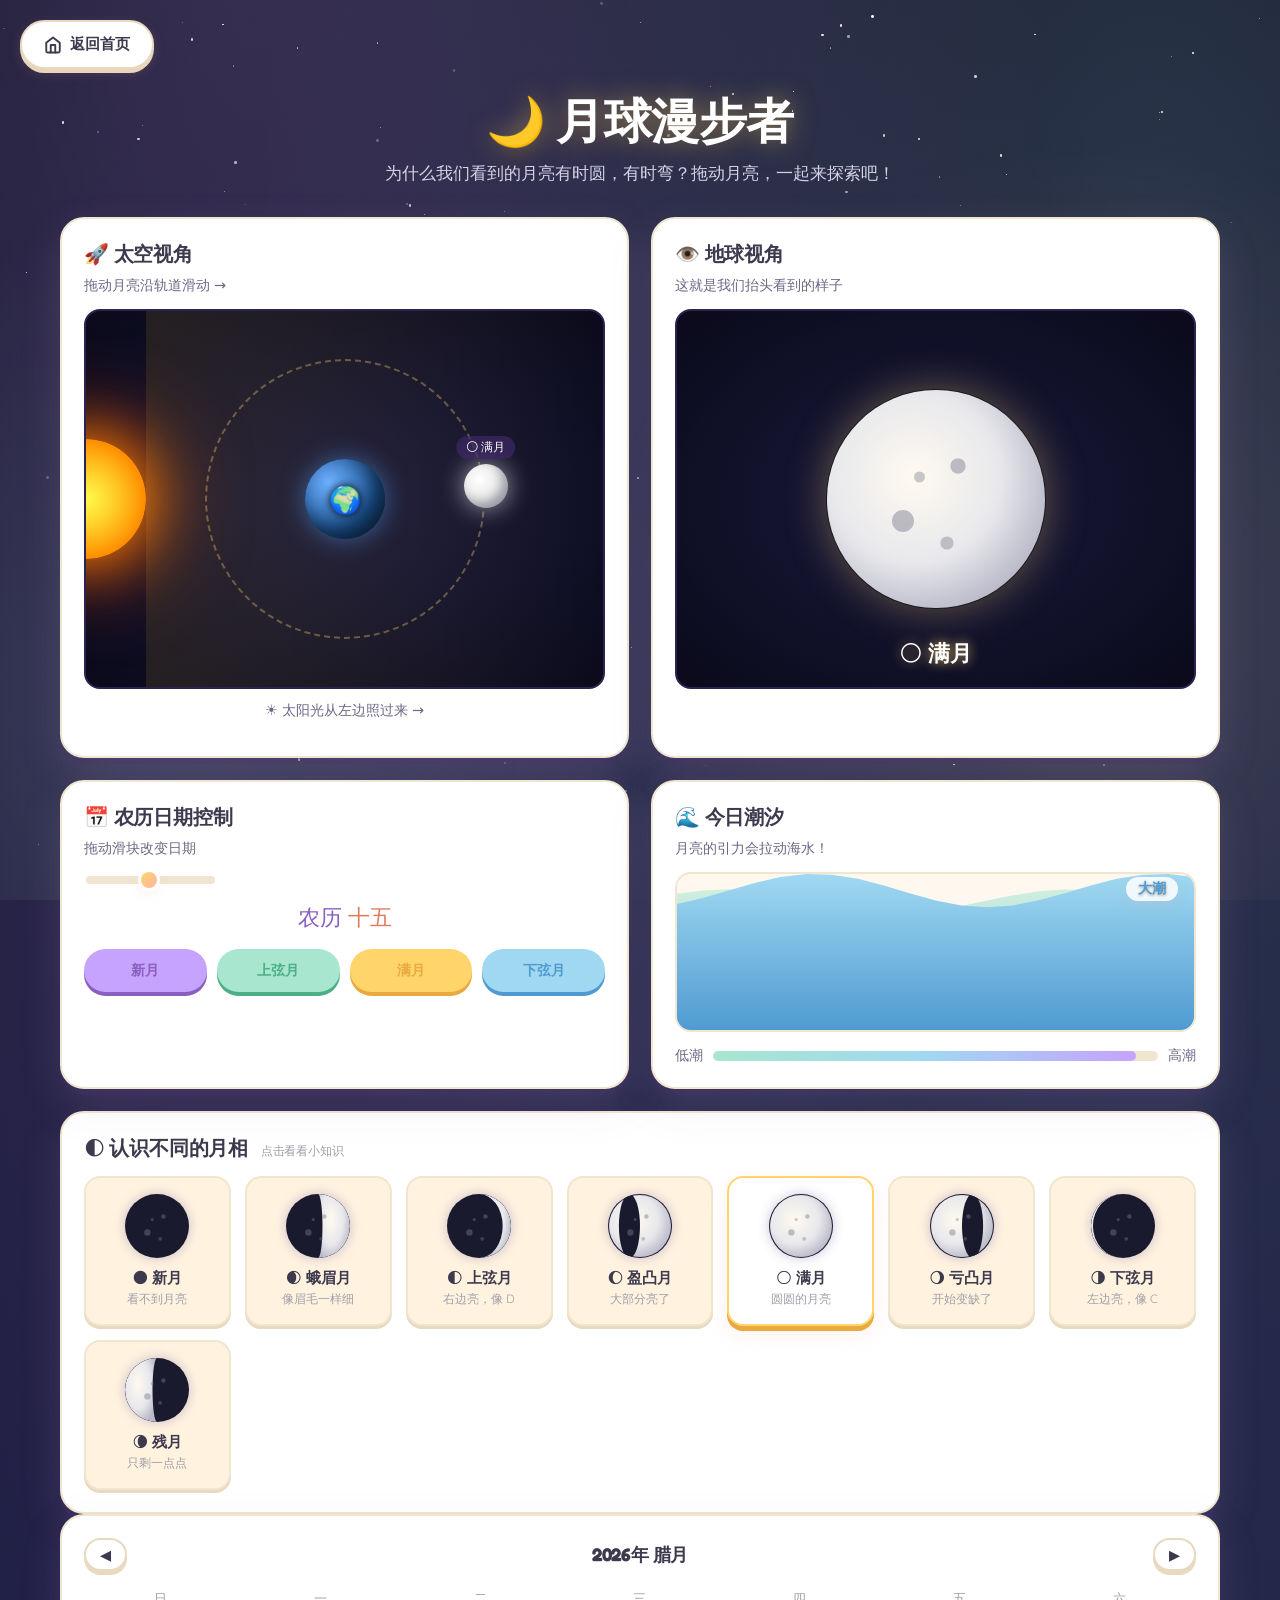
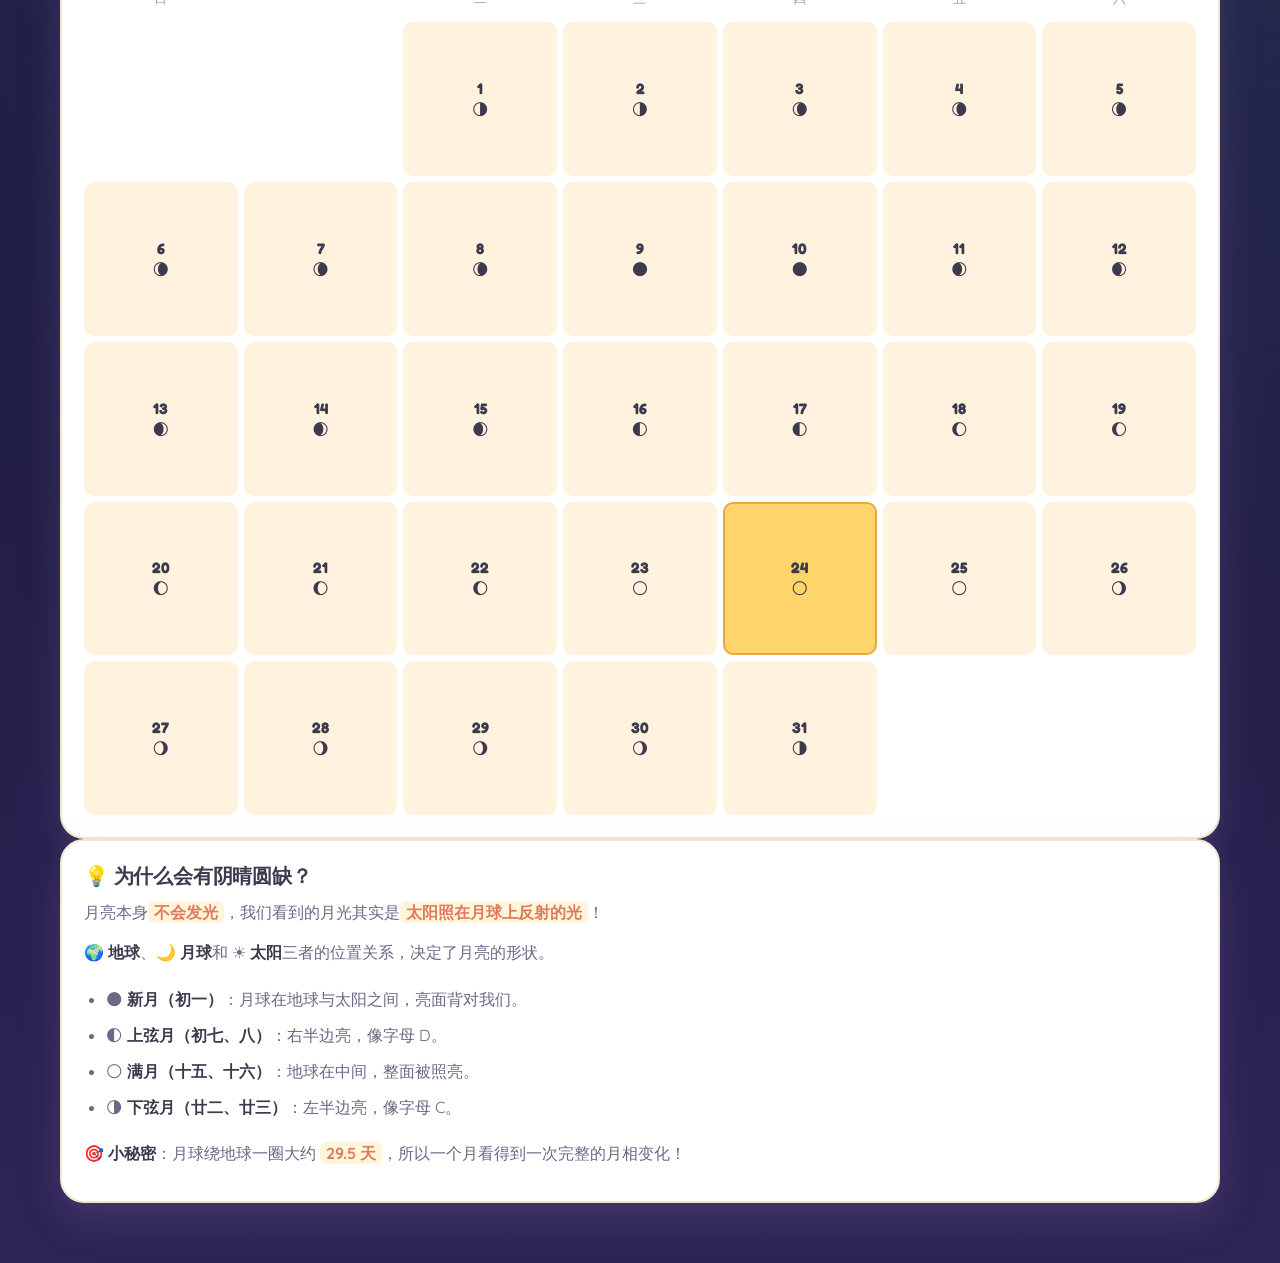
<file: moon_phases/index.html>
<!DOCTYPE html>
<html lang="zh-CN">
<head>
    <meta charset="UTF-8">
    <meta name="viewport" content="width=device-width, initial-scale=1.0">
    <title>🌙 月球漫步者 - 11_Game</title>
    <link rel="stylesheet" href="../shared/theme.css">
    <link rel="stylesheet" href="styles.css">
</head>
<body>
    <div class="stars" id="stars"></div>
    <div class="aurora"></div>

    <a class="home-btn" href="../index.html">
        <svg viewBox="0 0 24 24" fill="none" stroke="currentColor" stroke-width="2.5" stroke-linecap="round" stroke-linejoin="round"><path d="M3 9l9-7 9 7v11a2 2 0 0 1-2 2H5a2 2 0 0 1-2-2z"></path><polyline points="9 22 9 12 15 12 15 22"></polyline></svg>
        返回首页
    </a>

    <div class="container">
        <header class="page-header">
            <h1 class="h-display title">🌙 月球漫步者</h1>
            <p class="subtitle">为什么我们看到的月亮有时圆，有时弯？拖动月亮，一起来探索吧！</p>
        </header>

        <div class="main-view">
            <!-- 太空视角 -->
            <section class="card view-card">
                <h2 class="h-display card-title">🚀 太空视角</h2>
                <p class="card-hint">拖动月亮沿轨道滑动 →</p>
                <div class="space-view" id="spaceView">
                    <div class="sun"></div>
                    <div class="sun-rays"></div>
                    <div class="light-rays"></div>
                    <div class="earth">
                        <span class="earth-label">🌍</span>
                    </div>
                    <div class="moon-orbit"></div>
                    <div class="moon" id="moon" role="slider" tabindex="0" aria-label="拖动月球切换月相">
                        <span class="moon-label" id="moonLabel">🌕 满月</span>
                    </div>
                </div>
                <p class="legend">☀️ 太阳光从左边照过来 →</p>
            </section>

            <!-- 地球视角 -->
            <section class="card view-card">
                <h2 class="h-display card-title">👁️ 地球视角</h2>
                <p class="card-hint">这就是我们抬头看到的样子</p>
                <div class="earth-view">
                    <div class="viewed-moon" id="viewedMoon"></div>
                    <div class="phase-name" id="phaseName">🌕 满月</div>
                </div>
            </section>
        </div>

        <!-- 控制 + 潮汐 -->
        <div class="controls-row">
            <section class="card">
                <h3 class="h-display card-title">📅 农历日期控制</h3>
                <label class="slider-label" for="daySlider">拖动滑块改变日期</label>
                <input type="range" id="daySlider" min="1" max="30" value="15">
                <div class="day-display">农历 <span id="dayDisplay">十五</span></div>
                <div class="btn-group">
                    <button class="btn btn-grape" data-set="1">新月</button>
                    <button class="btn btn-mint" data-set="7">上弦月</button>
                    <button class="btn btn-sun" data-set="15">满月</button>
                    <button class="btn btn-sky" data-set="22">下弦月</button>
                </div>
            </section>

            <!-- 潮汐 -->
            <section class="card tide-card">
                <h3 class="h-display card-title">🌊 今日潮汐</h3>
                <p class="card-hint">月亮的引力会拉动海水！</p>
                <div class="tide-stage">
                    <svg class="tide-svg" id="tideSvg" viewBox="0 0 400 160" preserveAspectRatio="none">
                        <defs>
                            <linearGradient id="tideGrad" x1="0" y1="0" x2="0" y2="1">
                                <stop offset="0%" stop-color="#a0d8f1"/>
                                <stop offset="100%" stop-color="#4f9bd1"/>
                            </linearGradient>
                            <linearGradient id="tideGrad2" x1="0" y1="0" x2="0" y2="1">
                                <stop offset="0%" stop-color="#a8e6cf"/>
                                <stop offset="100%" stop-color="#4f9bd1"/>
                            </linearGradient>
                        </defs>
                        <path id="tideWaveBack" fill="url(#tideGrad2)" opacity="0.55" d=""/>
                        <path id="tideWaveFront" fill="url(#tideGrad)" d=""/>
                    </svg>
                    <div class="tide-marker" id="tideMarker">
                        <span class="tide-arrow">⬆</span>
                        <span class="tide-label" id="tideLabel">大潮</span>
                    </div>
                </div>
                <div class="tide-meter">
                    <span>低潮</span>
                    <div class="tide-bar"><div class="tide-fill" id="tideFill"></div></div>
                    <span>高潮</span>
                </div>
            </section>
        </div>

        <!-- 月相卡片 -->
        <section class="card">
            <h2 class="h-display card-title">🌓 认识不同的月相 <small class="hint-inline">点击看看小知识</small></h2>
            <div class="phase-cards" id="phaseCards"></div>
        </section>

        <!-- 日历 -->
        <section class="card">
            <div class="calendar-header">
                <button class="btn btn-secondary cal-nav" id="prevMonth">◀</button>
                <span class="h-display" id="currentMonth"></span>
                <button class="btn btn-secondary cal-nav" id="nextMonth">▶</button>
            </div>
            <div class="weekdays">
                <div class="weekday">日</div><div class="weekday">一</div><div class="weekday">二</div>
                <div class="weekday">三</div><div class="weekday">四</div><div class="weekday">五</div><div class="weekday">六</div>
            </div>
            <div class="calendar-grid" id="calendarGrid"></div>
        </section>

        <!-- 解释 -->
        <section class="card explanation">
            <h3 class="h-display card-title">💡 为什么会有阴晴圆缺？</h3>
            <p>月亮本身<span class="highlight">不会发光</span>，我们看到的月光其实是<span class="highlight">太阳照在月球上反射的光</span>！</p>
            <p>🌍 <strong>地球</strong>、🌙 <strong>月球</strong>和 ☀️ <strong>太阳</strong>三者的位置关系，决定了月亮的形状。</p>
            <ul class="explain-list">
                <li>🌑 <strong>新月（初一）</strong>：月球在地球与太阳之间，亮面背对我们。</li>
                <li>🌓 <strong>上弦月（初七、八）</strong>：右半边亮，像字母 D。</li>
                <li>🌕 <strong>满月（十五、十六）</strong>：地球在中间，整面被照亮。</li>
                <li>🌗 <strong>下弦月（廿二、廿三）</strong>：左半边亮，像字母 C。</li>
            </ul>
            <p>🎯 <strong>小秘密</strong>：月球绕地球一圈大约 <span class="highlight">29.5 天</span>，所以一个月看得到一次完整的月相变化！</p>
        </section>
    </div>

    <!-- 知识弹窗 -->
    <div class="trivia-mask" id="triviaMask" hidden>
        <div class="trivia-card">
            <button class="trivia-close" id="triviaClose">×</button>
            <div class="trivia-icon" id="triviaIcon">🌕</div>
            <h3 class="h-display" id="triviaTitle">满月</h3>
            <p id="triviaText">月亮最圆最亮的时候！</p>
        </div>
    </div>

    <script src="script.js"></script>
</body>
</html>
</file>
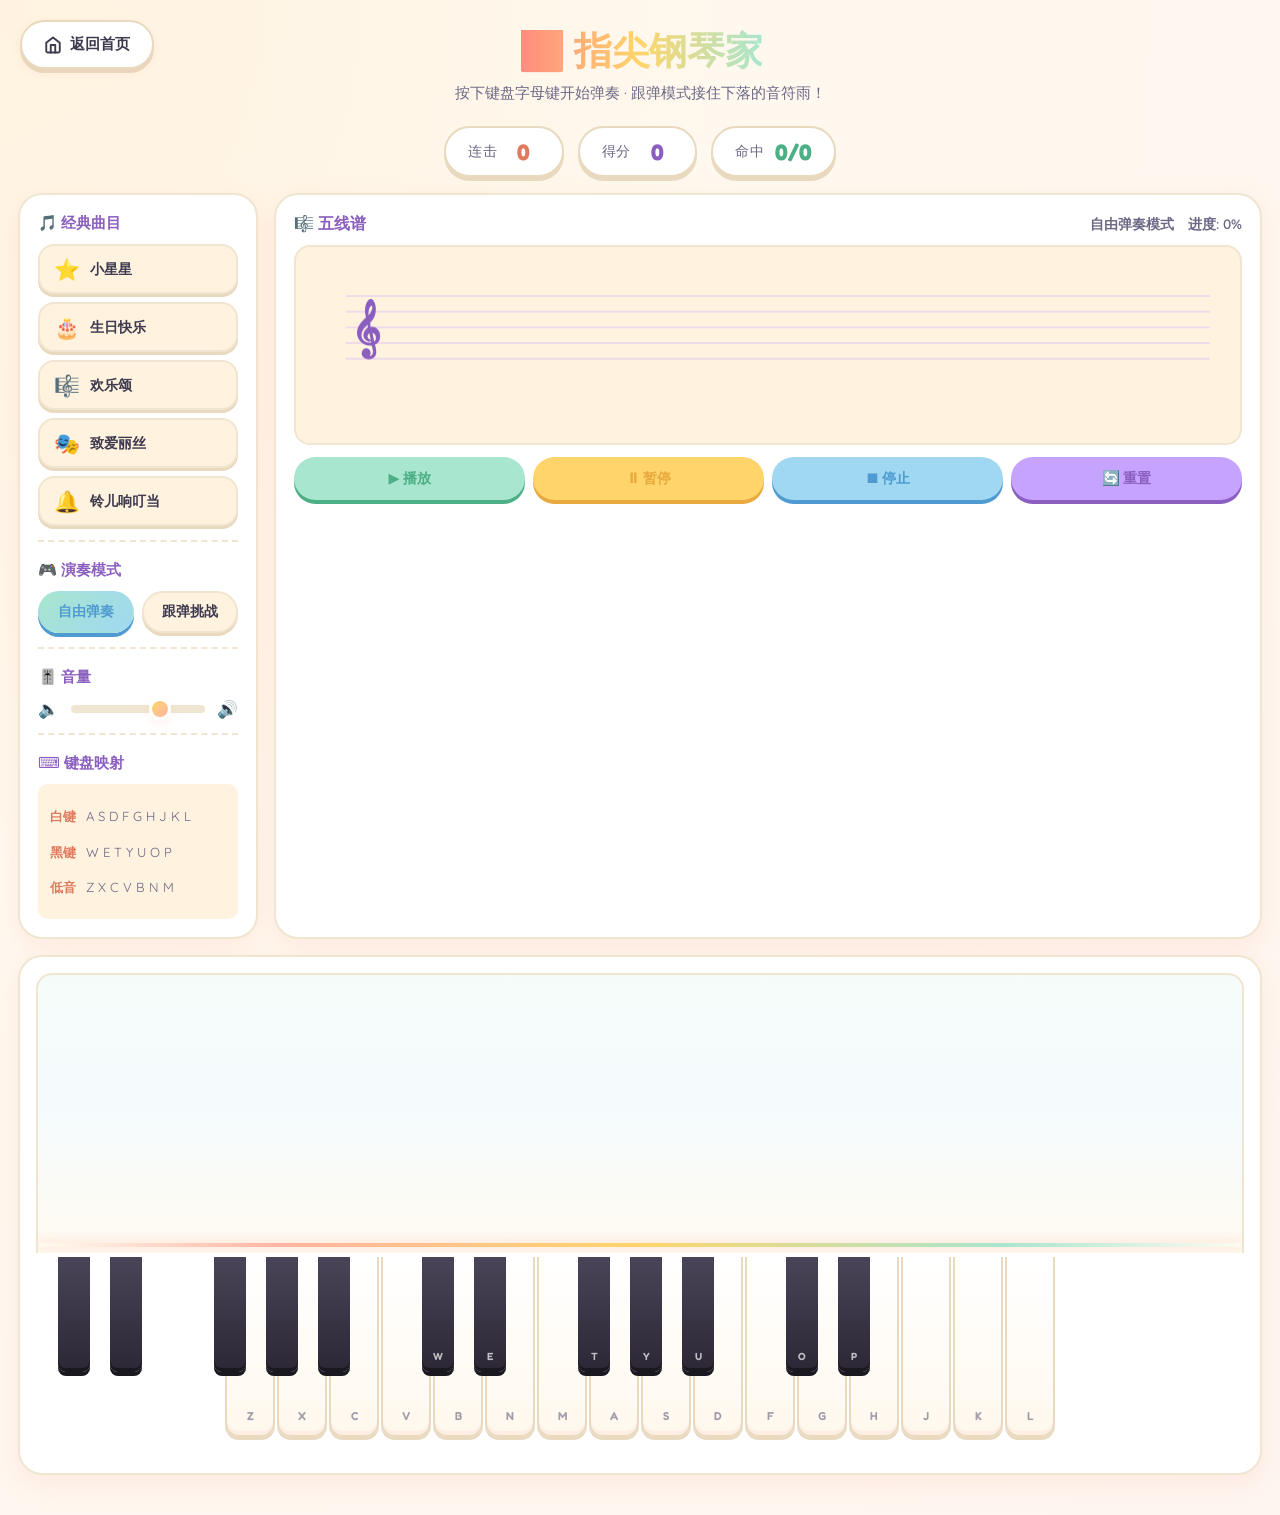
<file: piano/index.html>
<!DOCTYPE html>
<html lang="zh-CN">
<head>
    <meta charset="UTF-8">
    <meta name="viewport" content="width=device-width, initial-scale=1.0">
    <title>🎹 指尖钢琴家 - 11_Game</title>
    <link rel="stylesheet" href="../shared/theme.css">
    <link rel="stylesheet" href="styles.css">
</head>
<body>
    <div class="clouds-bg"></div>

    <a href="../index.html" class="home-btn">
        <svg viewBox="0 0 24 24" fill="none" stroke="currentColor" stroke-width="2.5" stroke-linecap="round" stroke-linejoin="round"><path d="M3 9l9-7 9 7v11a2 2 0 0 1-2 2H5a2 2 0 0 1-2-2z"></path><polyline points="9 22 9 12 15 12 15 22"></polyline></svg>
        返回首页
    </a>

    <div class="container">
        <header>
            <h1 class="h-display"><span class="text-rainbow">🎹 指尖钢琴家</span></h1>
            <p class="subtitle">按下键盘字母键开始弹奏 · 跟弹模式接住下落的音符雨！</p>
        </header>

        <!-- 跟弹模式得分条 -->
        <div class="hud" id="hud" hidden>
            <div class="hud-cell hud-combo">
                <span class="hud-label">连击</span>
                <span class="hud-value" id="comboValue">0</span>
            </div>
            <div class="hud-cell hud-score">
                <span class="hud-label">得分</span>
                <span class="hud-value" id="scoreValue">0</span>
            </div>
            <div class="hud-cell hud-acc">
                <span class="hud-label">命中</span>
                <span class="hud-value"><span id="hitCount">0</span>/<span id="totalCount">0</span></span>
            </div>
        </div>

        <div class="main-content">
            <!-- 左侧控制面板 -->
            <div class="control-panel card">
                <div class="panel-section">
                    <h3>🎵 经典曲目</h3>
                    <div class="song-list">
                        <button class="song-btn" data-song="twinkle">
                            <span class="song-icon">⭐</span>
                            <span>小星星</span>
                        </button>
                        <button class="song-btn" data-song="happy_birthday">
                            <span class="song-icon">🎂</span>
                            <span>生日快乐</span>
                        </button>
                        <button class="song-btn" data-song="ode_to_joy">
                            <span class="song-icon">🎼</span>
                            <span>欢乐颂</span>
                        </button>
                        <button class="song-btn" data-song="fur_elise">
                            <span class="song-icon">🎭</span>
                            <span>致爱丽丝</span>
                        </button>
                        <button class="song-btn" data-song="jingle_bells">
                            <span class="song-icon">🔔</span>
                            <span>铃儿响叮当</span>
                        </button>
                    </div>
                </div>

                <div class="panel-section">
                    <h3>🎮 演奏模式</h3>
                    <div class="mode-buttons">
                        <button id="freePlay" class="mode-btn active">自由弹奏</button>
                        <button id="followMode" class="mode-btn">跟弹挑战</button>
                    </div>
                </div>

                <div class="panel-section">
                    <h3>🎚️ 音量</h3>
                    <div class="volume-control">
                        <span class="volume-icon">🔈</span>
                        <input type="range" id="volumeSlider" min="0" max="100" value="70">
                        <span class="volume-icon">🔊</span>
                    </div>
                </div>

                <div class="panel-section">
                    <h3>⌨️ 键盘映射</h3>
                    <div class="keyboard-hint">
                        <p><b>白键</b> A S D F G H J K L</p>
                        <p><b>黑键</b> W E T Y U O P</p>
                        <p><b>低音</b> Z X C V B N M</p>
                    </div>
                </div>
            </div>

            <!-- 五线谱 / 音符雨 -->
            <div class="staff-container card">
                <div class="staff-header">
                    <h3>🎼 五线谱</h3>
                    <div class="song-info" id="songInfo">
                        <span id="currentSong">自由弹奏模式</span>
                        <span id="progressInfo">进度: 0%</span>
                    </div>
                </div>
                <canvas id="staffCanvas"></canvas>
                <div class="staff-controls">
                    <button id="playBtn" class="control-btn btn-mint">▶ 播放</button>
                    <button id="pauseBtn" class="control-btn btn-sun">⏸ 暂停</button>
                    <button id="stopBtn" class="control-btn btn-sky">⏹ 停止</button>
                    <button id="resetBtn" class="control-btn btn-grape">🔄 重置</button>
                </div>
            </div>

            <!-- 钢琴键盘 + 音符雨 -->
            <div class="piano-container card">
                <div class="rain-stage" id="rainStage">
                    <canvas id="rainCanvas"></canvas>
                    <div class="hit-line"></div>
                </div>
                <div class="piano" id="piano">
                    <!-- 钢琴键将由JavaScript生成 -->
                </div>
            </div>
        </div>
    </div>

    <!-- 评分 toast 容器 -->
    <div class="judge-toast" id="judgeToast"></div>

    <!-- 结算页 -->
    <div class="result-modal" id="resultModal" hidden>
        <div class="result-card card">
            <h2 class="h-display">🎉 演奏完成！</h2>
            <div class="result-stars" id="resultStars">
                <span class="star">★</span><span class="star">★</span><span class="star">★</span>
            </div>
            <div class="result-rows">
                <div><span>最终得分</span><b id="rScore">0</b></div>
                <div><span>最高连击</span><b id="rCombo">0</b></div>
                <div><span class="badge badge-perfect">Perfect</span><b id="rPerfect">0</b></div>
                <div><span class="badge badge-good">Good</span><b id="rGood">0</b></div>
                <div><span class="badge badge-miss">Miss</span><b id="rMiss">0</b></div>
            </div>
            <div class="result-actions">
                <button class="btn btn-primary" id="rRetry">再来一次</button>
                <button class="btn btn-secondary" id="rClose">关闭</button>
            </div>
        </div>
    </div>

    <script src="script.js"></script>
</body>
</html>
</file>
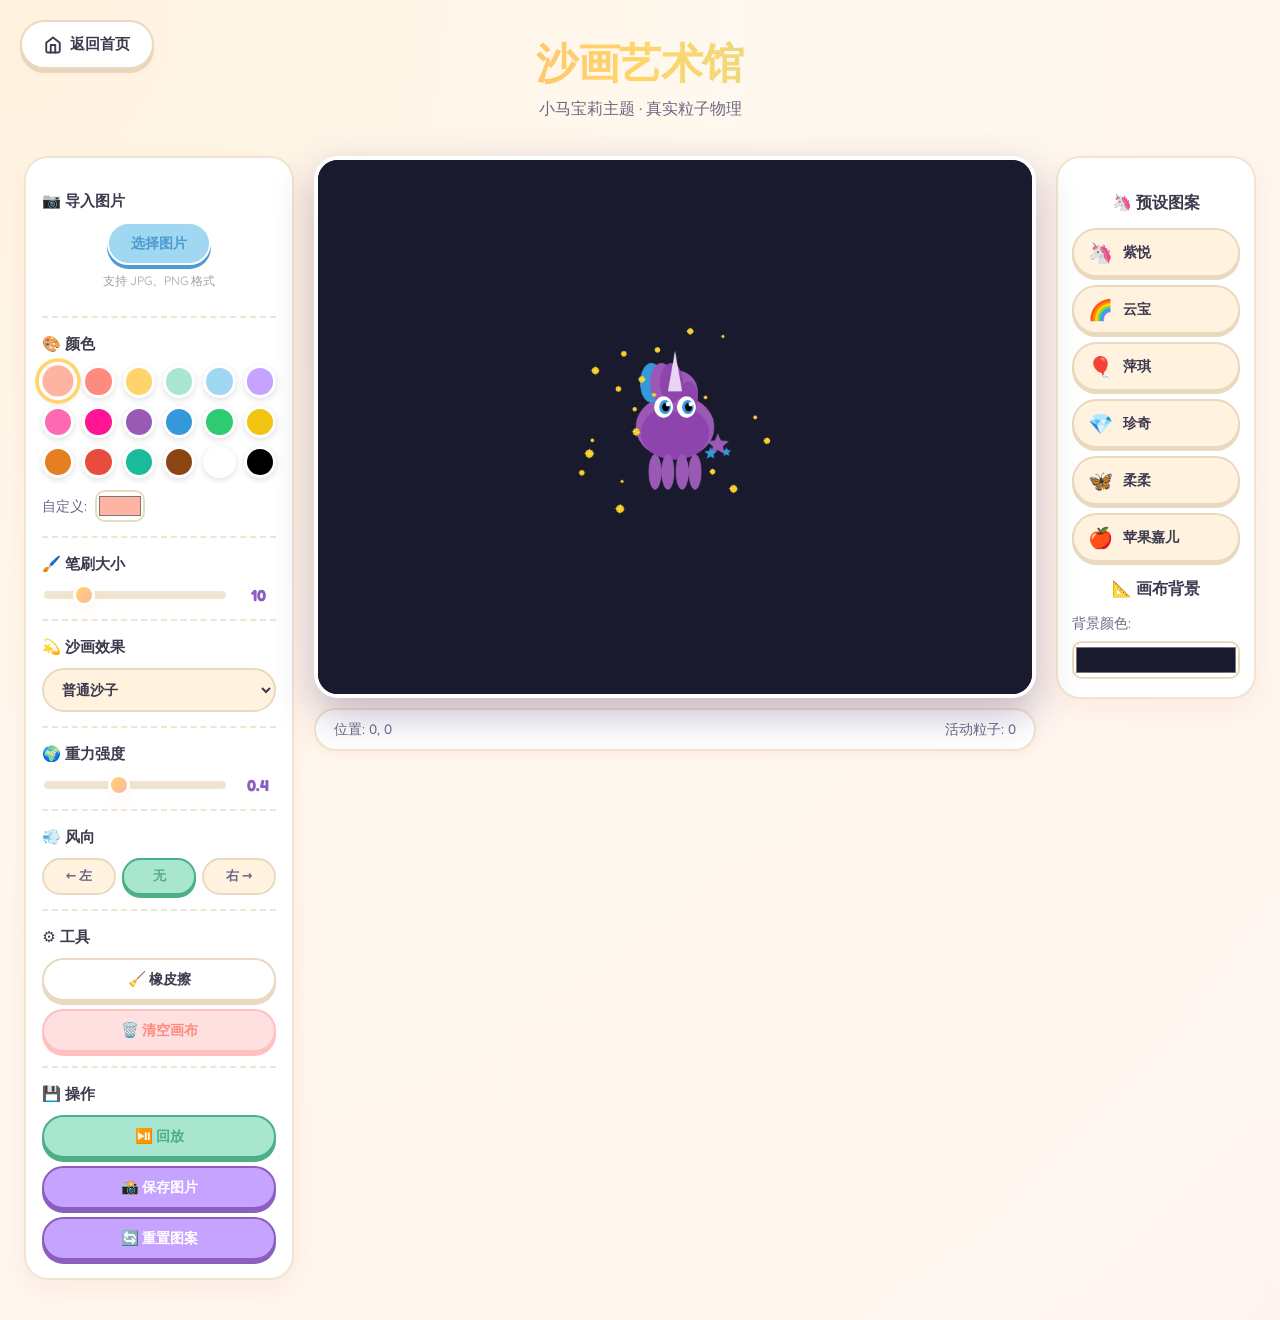
<file: sand_art/index.html>
<!DOCTYPE html>
<html lang="zh-CN">
<head>
    <meta charset="UTF-8">
    <meta name="viewport" content="width=device-width, initial-scale=1.0">
    <title>沙画艺术馆 - 11_Game</title>
    <link rel="stylesheet" href="../shared/theme.css">
    <link rel="stylesheet" href="styles.css">
</head>
<body>
    <div class="clouds-bg"></div>
    <div class="container">
        <!-- 返回首页按钮 -->
        <a href="../index.html" class="home-btn">
            <svg width="20" height="20" viewBox="0 0 24 24" fill="none" stroke="currentColor" stroke-width="2.5" stroke-linecap="round" stroke-linejoin="round"><path d="M3 9l9-7 9 7v11a2 2 0 0 1-2 2H5a2 2 0 0 1-2-2z"></path><polyline points="9 22 9 12 15 12 15 22"></polyline></svg>
            返回首页
        </a>
        <header>
            <h1 class="h-display text-rainbow">沙画艺术馆</h1>
            <p class="subtitle">小马宝莉主题 · 真实粒子物理</p>
        </header>

        <div class="main-content">
            <!-- 左侧工具栏 -->
            <div class="toolbar">
                <div class="tool-section">
                    <h3>📷 导入图片</h3>
                    <div class="image-upload">
                        <input type="file" id="imageUpload" accept="image/*">
                        <label for="imageUpload" class="upload-btn">选择图片</label>
                        <p class="upload-hint">支持 JPG、PNG 格式</p>
                    </div>
                </div>

                <div class="tool-section">
                    <h3>🎨 颜色</h3>
                    <div class="color-palette" id="colorPalette"></div>
                    <div class="custom-color">
                        <label>自定义:</label>
                        <input type="color" id="customColor" value="#ffb4a2">
                    </div>
                </div>

                <div class="tool-section">
                    <h3>🖌️ 笔刷大小</h3>
                    <div class="brush-size">
                        <input type="range" id="brushSize" min="1" max="50" value="10">
                        <span id="brushSizeValue">10</span>
                    </div>
                </div>

                <div class="tool-section">
                    <h3>💫 沙画效果</h3>
                    <select id="sandEffect">
                        <option value="normal">普通沙子</option>
                        <option value="sparkle">闪亮沙子</option>
                        <option value="rainbow">彩虹沙子</option>
                        <option value="glow">发光效果</option>
                        <option value="pixel">像素风格</option>
                        <option value="watercolor">水彩风格</option>
                    </select>
                </div>

                <div class="tool-section">
                    <h3>🌍 重力强度</h3>
                    <div class="brush-size">
                        <input type="range" id="gravity" min="0" max="100" value="40">
                        <span id="gravityValue">0.4</span>
                    </div>
                </div>

                <div class="tool-section">
                    <h3>💨 风向</h3>
                    <div class="wind-group" id="windGroup">
                        <button class="wind-btn" data-wind="-1">← 左</button>
                        <button class="wind-btn active" data-wind="0">无</button>
                        <button class="wind-btn" data-wind="1">右 →</button>
                    </div>
                </div>

                <div class="tool-section">
                    <h3>⚙️ 工具</h3>
                    <div class="tools">
                        <button id="eraser" class="tool-btn">🧹 橡皮擦</button>
                        <button id="clearBtn" class="tool-btn danger">🗑️ 清空画布</button>
                    </div>
                </div>

                <div class="tool-section">
                    <h3>💾 操作</h3>
                    <div class="actions">
                        <button id="replayBtn" class="action-btn replay">⏯️ 回放</button>
                        <button id="saveBtn" class="action-btn">📸 保存图片</button>
                        <button id="resetBtn" class="action-btn">🔄 重置图案</button>
                    </div>
                </div>
            </div>

            <!-- 画布区域 -->
            <div class="canvas-container">
                <div class="canvas-stack">
                    <canvas id="sandCanvas"></canvas>
                    <canvas id="particleCanvas"></canvas>
                </div>
                <div class="canvas-info">
                    <span id="mousePos">位置: 0, 0</span>
                    <span id="particleCount">活动粒子: 0</span>
                </div>
            </div>

            <!-- 右侧预设图案 -->
            <div class="presets">
                <h3>🦄 预设图案</h3>
                <div class="preset-list">
                    <button class="preset-btn" data-preset="twilight">
                        <span class="preset-icon">🦄</span><span>紫悦</span>
                    </button>
                    <button class="preset-btn" data-preset="rainbow">
                        <span class="preset-icon">🌈</span><span>云宝</span>
                    </button>
                    <button class="preset-btn" data-preset="pinkie">
                        <span class="preset-icon">🎈</span><span>萍琪</span>
                    </button>
                    <button class="preset-btn" data-preset="rarity">
                        <span class="preset-icon">💎</span><span>珍奇</span>
                    </button>
                    <button class="preset-btn" data-preset="flutter">
                        <span class="preset-icon">🦋</span><span>柔柔</span>
                    </button>
                    <button class="preset-btn" data-preset="apple">
                        <span class="preset-icon">🍎</span><span>苹果嘉儿</span>
                    </button>
                </div>

                <div class="tool-section">
                    <h3>📐 画布背景</h3>
                    <div class="canvas-settings">
                        <label>背景颜色:</label>
                        <input type="color" id="bgColor" value="#1a1a2e">
                    </div>
                </div>
            </div>
        </div>
    </div>

    <script src="script.js"></script>
</body>
</html>
</file>
<file: shared/theme.css>
/* ===========================================================
   11_Game · 共享设计系统（明亮儿童风）
   - 奶油底 + 蜜桃/薄荷/天蓝/向日葵 4 色点缀
   - 大圆角 + 柔和阴影 + 手绘感
   =========================================================== */

@import url('https://fonts.googleapis.com/css2?family=Quicksand:wght@400;500;600;700&family=Fredoka:wght@400;500;600;700&display=swap');

:root {
  /* 背景 */
  --bg-cream: #fff8ee;
  --bg-soft:  #fff3e0;
  --bg-card:  #ffffff;
  --bg-hover: #fffaf0;

  /* 主色（柔和糖果色）*/
  --c-peach:  #ffb4a2;   /* 蜜桃粉 */
  --c-mint:   #a8e6cf;   /* 薄荷绿 */
  --c-sky:    #a0d8f1;   /* 天空蓝 */
  --c-sun:    #ffd56b;   /* 向日葵黄 */
  --c-grape:  #c5a3ff;   /* 葡萄紫 */
  --c-coral:  #ff8a80;   /* 珊瑚红 */

  /* 深色（用于文字与对比）*/
  --c-peach-d: #e07a5f;
  --c-mint-d:  #4caf85;
  --c-sky-d:   #4f9bd1;
  --c-sun-d:   #e8a93e;
  --c-grape-d: #8b5fbf;

  /* 文字 */
  --text-1: #3d3a4e;     /* 主文字 */
  --text-2: #6b6885;
  --text-3: #a09da8;
  --text-on-color: #ffffff;

  /* 边框/分割 */
  --border:   #f0e5d0;
  --border-2: #e8d9bf;

  /* 阴影（柔和、有体积）*/
  --shadow-sm:  0 4px 12px rgba(255, 180, 162, 0.15);
  --shadow-md:  0 8px 24px rgba(255, 180, 162, 0.2);
  --shadow-lg:  0 16px 40px rgba(180, 140, 200, 0.18);
  --shadow-pop: 0 6px 0 rgba(0,0,0,0.08);  /* 卡通描边阴影 */

  /* 圆角 */
  --r-sm:  10px;
  --r-md:  16px;
  --r-lg:  24px;
  --r-xl:  32px;
  --r-pill: 999px;

  /* 字体 */
  --font-display: 'Fredoka', 'Quicksand', system-ui, sans-serif;
  --font-body:    'Quicksand', system-ui, sans-serif;

  /* 渐变 */
  --grad-warm:   linear-gradient(135deg, #ffd56b 0%, #ffb4a2 100%);
  --grad-cool:   linear-gradient(135deg, #a8e6cf 0%, #a0d8f1 100%);
  --grad-sweet:  linear-gradient(135deg, #ffb4a2 0%, #c5a3ff 100%);
  --grad-rainbow:linear-gradient(90deg, #ff8a80 0%, #ffd56b 25%, #a8e6cf 50%, #a0d8f1 75%, #c5a3ff 100%);
  --grad-bg:     radial-gradient(ellipse at top left, #fff3e0 0%, #fff8ee 40%, #fef5f0 100%);
}

* { box-sizing: border-box; }

html, body {
  margin: 0;
  padding: 0;
  font-family: var(--font-body);
  color: var(--text-1);
  background: var(--grad-bg);
  -webkit-font-smoothing: antialiased;
}

/* ----------- 装饰背景：浮动云朵（可选添加 .clouds-bg） ----------- */
.clouds-bg {
  position: fixed; inset: 0; z-index: -1; overflow: hidden;
  pointer-events: none;
}
.clouds-bg::before,
.clouds-bg::after {
  content: '';
  position: absolute;
  border-radius: 50%;
  filter: blur(60px);
  opacity: 0.5;
  animation: cloud-drift 20s ease-in-out infinite alternate;
}
.clouds-bg::before {
  width: 480px; height: 480px;
  top: -120px; left: -100px;
  background: radial-gradient(circle, var(--c-peach), transparent 70%);
}
.clouds-bg::after {
  width: 540px; height: 540px;
  bottom: -160px; right: -120px;
  background: radial-gradient(circle, var(--c-sky), transparent 70%);
  animation-delay: -8s;
}
@keyframes cloud-drift {
  from { transform: translate(0,0) scale(1); }
  to   { transform: translate(40px, 30px) scale(1.1); }
}

/* ----------- 共享：返回首页按钮 ----------- */
.home-btn {
  position: fixed;
  top: 20px; left: 20px;
  z-index: 1000;
  display: inline-flex;
  align-items: center;
  gap: 8px;
  padding: 12px 22px;
  background: var(--bg-card);
  border: 2px solid var(--border-2);
  border-radius: var(--r-pill);
  color: var(--text-1);
  text-decoration: none;
  font-family: var(--font-display);
  font-weight: 600;
  font-size: 0.95rem;
  box-shadow: var(--shadow-sm), 0 4px 0 var(--border-2);
  transition: transform 0.2s cubic-bezier(.34,1.56,.64,1), box-shadow 0.2s;
}
.home-btn:hover {
  transform: translateY(-2px);
  box-shadow: var(--shadow-md), 0 6px 0 var(--border-2);
}
.home-btn:active {
  transform: translateY(2px);
  box-shadow: var(--shadow-sm), 0 1px 0 var(--border-2);
}
.home-btn svg { width: 18px; height: 18px; }

/* ----------- 通用按钮 ----------- */
.btn {
  display: inline-flex;
  align-items: center;
  justify-content: center;
  gap: 8px;
  padding: 12px 22px;
  border: 2px solid transparent;
  border-radius: var(--r-pill);
  font-family: var(--font-display);
  font-weight: 600;
  font-size: 0.95rem;
  cursor: pointer;
  transition: transform 0.15s cubic-bezier(.34,1.56,.64,1), box-shadow 0.15s, background 0.15s;
  user-select: none;
}
.btn-primary {
  background: var(--grad-warm);
  color: var(--text-on-color);
  box-shadow: 0 4px 0 var(--c-peach-d), var(--shadow-md);
}
.btn-primary:hover { transform: translateY(-2px); box-shadow: 0 6px 0 var(--c-peach-d), var(--shadow-lg); }
.btn-primary:active { transform: translateY(2px); box-shadow: 0 1px 0 var(--c-peach-d); }

.btn-secondary {
  background: var(--bg-card);
  color: var(--text-1);
  border-color: var(--border-2);
  box-shadow: 0 4px 0 var(--border-2);
}
.btn-secondary:hover { transform: translateY(-2px); box-shadow: 0 6px 0 var(--border-2); }
.btn-secondary:active { transform: translateY(2px); box-shadow: 0 1px 0 var(--border-2); }

.btn-mint   { background: var(--c-mint);  color: var(--c-mint-d);  box-shadow: 0 4px 0 var(--c-mint-d); }
.btn-sky    { background: var(--c-sky);   color: var(--c-sky-d);   box-shadow: 0 4px 0 var(--c-sky-d); }
.btn-sun    { background: var(--c-sun);   color: var(--c-sun-d);   box-shadow: 0 4px 0 var(--c-sun-d); }
.btn-grape  { background: var(--c-grape); color: var(--c-grape-d); box-shadow: 0 4px 0 var(--c-grape-d); }
.btn-mint:hover, .btn-sky:hover, .btn-sun:hover, .btn-grape:hover { transform: translateY(-2px); }
.btn-mint:active, .btn-sky:active, .btn-sun:active, .btn-grape:active { transform: translateY(2px); box-shadow: 0 1px 0 currentColor; }

.btn-danger {
  background: #ffe0e0;
  color: var(--c-coral);
  border-color: #ffc0c0;
  box-shadow: 0 4px 0 #ffc0c0;
}

/* ----------- 卡片 ----------- */
.card {
  background: var(--bg-card);
  border-radius: var(--r-lg);
  border: 2px solid var(--border);
  padding: 20px;
  box-shadow: var(--shadow-md);
}

/* ----------- 标题 ----------- */
.h-display {
  font-family: var(--font-display);
  font-weight: 700;
  letter-spacing: -0.01em;
  color: var(--text-1);
}

.text-rainbow {
  background: var(--grad-rainbow);
  background-size: 200% auto;
  -webkit-background-clip: text;
          background-clip: text;
  -webkit-text-fill-color: transparent;
  animation: rainbow-shift 6s linear infinite;
}
@keyframes rainbow-shift { to { background-position: 200% center; } }

/* ----------- 输入框 ----------- */
input[type="range"] {
  -webkit-appearance: none;
  appearance: none;
  height: 8px;
  background: var(--border);
  border-radius: var(--r-pill);
  outline: none;
}
input[type="range"]::-webkit-slider-thumb {
  -webkit-appearance: none;
  appearance: none;
  width: 22px; height: 22px;
  border-radius: 50%;
  background: var(--grad-warm);
  cursor: pointer;
  border: 3px solid #fff;
  box-shadow: var(--shadow-sm);
  transition: transform 0.15s;
}
input[type="range"]::-webkit-slider-thumb:hover { transform: scale(1.15); }
input[type="range"]::-moz-range-thumb {
  width: 22px; height: 22px;
  border-radius: 50%;
  background: var(--c-peach);
  cursor: pointer;
  border: 3px solid #fff;
  box-shadow: var(--shadow-sm);
}

/* ----------- 滚动条 ----------- */
::-webkit-scrollbar { width: 10px; height: 10px; }
::-webkit-scrollbar-track { background: transparent; }
::-webkit-scrollbar-thumb { background: var(--border-2); border-radius: 5px; }
::-webkit-scrollbar-thumb:hover { background: var(--c-peach); }

/* ----------- 工具类 ----------- */
.glow-peach { box-shadow: 0 0 30px rgba(255, 180, 162, 0.5); }
.float-anim { animation: float 4s ease-in-out infinite; }
@keyframes float {
  0%,100% { transform: translateY(0); }
  50%     { transform: translateY(-10px); }
}
.wiggle:hover { animation: wiggle 0.5s ease-in-out; }
@keyframes wiggle {
  0%,100% { transform: rotate(0); }
  25%     { transform: rotate(-5deg); }
  75%     { transform: rotate(5deg); }
}

/* ----------- 响应式 ----------- */
@media (max-width: 768px) {
  .home-btn { top: 12px; left: 12px; padding: 10px 16px; font-size: 0.85rem; }
}
</file>
<file: animal_park/styles.css>
/* ========== 动物乐园 ========== */

body { overflow-x: hidden; }

.container {
    max-width: 980px;
    margin: 0 auto;
    padding: 60px 20px 40px;
}

.page-header {
    text-align: center;
    margin-bottom: 24px;
}
.page-header h1 {
    font-size: clamp(2rem, 5vw, 3rem);
    margin: 0 0 10px;
}
.lead {
    color: var(--text-2);
    font-size: 1.05rem;
    margin: 0;
}

/* ========== Tab ========== */
.mode-tabs {
    display: flex;
    justify-content: center;
    gap: 12px;
    margin-bottom: 24px;
}
.tab-btn {
    display: inline-flex;
    align-items: center;
    gap: 8px;
    padding: 12px 24px;
    background: var(--bg-card);
    border: 3px solid var(--border-2);
    border-radius: var(--r-pill);
    cursor: pointer;
    font-family: var(--font-display);
    font-weight: 700;
    font-size: 1rem;
    color: var(--text-2);
    box-shadow: 0 4px 0 var(--border-2);
    transition: transform 0.15s cubic-bezier(.34,1.56,.64,1), box-shadow 0.15s;
}
.tab-btn:hover {
    transform: translateY(-2px);
}
.tab-btn.active {
    background: var(--grad-warm);
    color: #fff;
    border-color: var(--c-peach-d);
    box-shadow: 0 4px 0 var(--c-peach-d), var(--shadow-md);
}

/* ========== HUD ========== */
.memory-hud, .habitat-hud {
    display: flex;
    justify-content: center;
    gap: 14px;
    flex-wrap: wrap;
    margin-bottom: 20px;
    align-items: center;
}
.hud-pill {
    display: inline-flex;
    align-items: center;
    gap: 6px;
    padding: 10px 18px;
    background: var(--bg-card);
    border: 2px solid var(--border-2);
    border-radius: var(--r-pill);
    font-family: var(--font-body);
    font-size: 0.95rem;
    color: var(--text-2);
    box-shadow: var(--shadow-sm);
}
.hud-pill strong {
    font-family: var(--font-display);
    color: var(--c-peach-d);
    font-size: 1.1rem;
}
.btn-sm { padding: 8px 16px; font-size: 0.9rem; }

/* ========== 记忆翻牌 ========== */
.memory-grid {
    display: grid;
    grid-template-columns: repeat(4, 1fr);
    gap: 12px;
    max-width: 540px;
    margin: 0 auto;
}
.mem-card {
    aspect-ratio: 1;
    perspective: 1000px;
    cursor: pointer;
}
.mem-card-inner {
    position: relative;
    width: 100%;
    height: 100%;
    transition: transform 0.5s cubic-bezier(.34,1.56,.64,1);
    transform-style: preserve-3d;
}
.mem-card.flipped .mem-card-inner {
    transform: rotateY(180deg);
}
.mem-card.matched .mem-card-inner {
    transform: rotateY(180deg);
}
.mem-front, .mem-back {
    position: absolute;
    inset: 0;
    backface-visibility: hidden;
    -webkit-backface-visibility: hidden;
    display: flex;
    align-items: center;
    justify-content: center;
    border-radius: var(--r-md);
    border: 3px solid var(--border-2);
    box-shadow: var(--shadow-sm);
}
.mem-front {
    background: var(--grad-warm);
    color: #fff;
    font-size: 2.4rem;
    font-family: var(--font-display);
}
.mem-front::after {
    content: '?';
}
.mem-back {
    background: var(--bg-card);
    transform: rotateY(180deg);
    font-size: clamp(2rem, 8vw, 3rem);
}
.mem-card.matched .mem-back {
    background: var(--c-mint);
    border-color: var(--c-mint-d);
    box-shadow: 0 4px 0 var(--c-mint-d);
    animation: match-pop 0.5s cubic-bezier(.34,1.56,.64,1);
}
@keyframes match-pop {
    0%   { transform: rotateY(180deg) scale(1); }
    50%  { transform: rotateY(180deg) scale(1.15); }
    100% { transform: rotateY(180deg) scale(1); }
}

/* ========== 栖息地匹配 ========== */
.section-intro {
    text-align: center;
    color: var(--text-2);
    margin: 0 0 16px;
    font-size: 0.95rem;
}
.habitat-stage {
    display: flex;
    flex-direction: column;
    gap: 20px;
}
.habitat-zones {
    display: grid;
    grid-template-columns: repeat(auto-fit, minmax(180px, 1fr));
    gap: 14px;
}
.zone {
    position: relative;
    background: var(--bg-card);
    border: 3px dashed var(--border-2);
    border-radius: var(--r-lg);
    padding: 18px 12px 12px;
    min-height: 150px;
    text-align: center;
    transition: border-color 0.2s, background 0.2s, transform 0.2s;
}
.zone.drop-hover {
    border-color: var(--c-mint-d);
    background: var(--c-mint);
    border-style: solid;
    transform: scale(1.03);
}
.zone-bg-emoji {
    font-size: 3.4rem;
    line-height: 1;
    margin-bottom: 6px;
    display: block;
    filter: drop-shadow(0 4px 8px rgba(0,0,0,0.1));
}
.zone-title {
    font-family: var(--font-display);
    font-weight: 700;
    color: var(--text-1);
    font-size: 1rem;
    margin-bottom: 8px;
}
.zone-residents {
    display: flex;
    flex-wrap: wrap;
    justify-content: center;
    gap: 4px;
    min-height: 40px;
}
.zone-resident {
    font-size: 1.8rem;
    animation: pop-in 0.4s cubic-bezier(.34,1.56,.64,1);
}
@keyframes pop-in {
    from { opacity: 0; transform: scale(0); }
    to   { opacity: 1; transform: scale(1); }
}

.animal-pool {
    background: var(--bg-soft);
    border: 3px solid var(--border-2);
    border-radius: var(--r-lg);
    padding: 16px;
    min-height: 90px;
    display: flex;
    flex-wrap: wrap;
    gap: 12px;
    justify-content: center;
    align-items: center;
}
.animal-token {
    font-size: 2.4rem;
    cursor: grab;
    user-select: none;
    transition: transform 0.15s;
    padding: 6px 10px;
    background: var(--bg-card);
    border-radius: var(--r-md);
    border: 2px solid var(--border-2);
    box-shadow: 0 3px 0 var(--border-2);
}
.animal-token:hover {
    transform: scale(1.15) rotate(-5deg);
}
.animal-token:active {
    cursor: grabbing;
}
.animal-token.dragging {
    opacity: 0.5;
}

/* ========== 弹窗 ========== */
.result-mask {
    position: fixed; inset: 0;
    background: rgba(20, 12, 50, 0.65);
    backdrop-filter: blur(6px);
    display: flex;
    align-items: center;
    justify-content: center;
    z-index: 2000;
    padding: 20px;
    animation: maskIn 0.25s ease;
}
.result-mask[hidden] { display: none !important; }
@keyframes maskIn { from { opacity: 0; } to { opacity: 1; } }

.result-card {
    background: var(--bg-card);
    border-radius: var(--r-xl);
    padding: 36px 28px;
    text-align: center;
    max-width: 420px;
    width: 100%;
    box-shadow: var(--shadow-lg);
    border: 3px solid var(--c-sun);
    animation: popIn 0.4s cubic-bezier(.34,1.56,.64,1);
}
@keyframes popIn {
    from { transform: scale(0.6); opacity: 0; }
    to   { transform: scale(1);   opacity: 1; }
}
.result-emoji {
    font-size: 4rem;
    margin-bottom: 12px;
    animation: bounce 1s ease-in-out infinite alternate;
}
@keyframes bounce {
    from { transform: translateY(0); }
    to   { transform: translateY(-12px); }
}
.result-card h3 {
    font-size: 1.7rem;
    margin: 0 0 8px;
    color: var(--c-grape-d);
}
.result-card p {
    color: var(--text-2);
    margin: 0 0 20px;
}
.result-actions {
    display: flex;
    gap: 10px;
    justify-content: center;
    flex-wrap: wrap;
}

/* ========== 彩花 ========== */
.confetti-root {
    position: fixed; inset: 0;
    pointer-events: none;
    z-index: 1500;
    overflow: hidden;
}
.confetti-piece {
    position: absolute;
    width: 10px; height: 16px;
    animation: confetti-fall linear forwards;
}
@keyframes confetti-fall {
    0%   { transform: translateY(-20vh) rotate(0); opacity: 1; }
    100% { transform: translateY(120vh) rotate(720deg); opacity: 0.5; }
}

/* ========== 响应式 ========== */
@media (max-width: 600px) {
    .container { padding: 60px 14px 30px; }
    .memory-grid {
        grid-template-columns: repeat(4, 1fr);
        gap: 8px;
    }
    .habitat-zones {
        grid-template-columns: repeat(2, 1fr);
    }
    .mem-front { font-size: 1.8rem; }
    .mem-back  { font-size: 2rem; }
    .animal-token { font-size: 2rem; padding: 4px 8px; }
}
</file>
<file: color_mixing/styles.css>
/* ===========================================================
   颜色魔法学院 · 明亮儿童风样式
   依赖 ../shared/theme.css 提供的 token
   =========================================================== */

/* 容器 */
.container {
    max-width: 1200px;
    margin: 0 auto;
    padding: 80px 24px 40px;
}

/* ----------- 头部 ----------- */
.header {
    text-align: center;
    padding: 20px 16px 32px;
}
.header h1 {
    font-family: var(--font-display);
    font-size: 3rem;
    font-weight: 700;
    margin: 0 0 12px;
    letter-spacing: -0.01em;
    color: var(--text-1);
}
.header .subtitle {
    font-size: 1.1rem;
    color: var(--text-2);
    font-weight: 500;
}

/* ----------- 模式选择器 ----------- */
.mode-selector {
    display: flex;
    justify-content: center;
    gap: 12px;
    margin: 24px auto 32px;
    flex-wrap: wrap;
    padding: 10px;
    background: var(--bg-card);
    border: 2px solid var(--border);
    border-radius: var(--r-pill);
    box-shadow: var(--shadow-sm);
    width: fit-content;
    max-width: 100%;
}
.mode-btn {
    display: inline-flex;
    align-items: center;
    gap: 8px;
    padding: 12px 22px;
    border: none;
    border-radius: var(--r-pill);
    background: transparent;
    color: var(--text-2);
    font-family: var(--font-display);
    font-weight: 600;
    font-size: 0.95rem;
    cursor: pointer;
    transition: all 0.25s cubic-bezier(.34,1.56,.64,1);
}
.mode-btn:hover {
    background: var(--bg-hover);
    color: var(--text-1);
    transform: translateY(-1px);
}
.mode-btn.active {
    background: var(--grad-warm);
    color: var(--text-on-color);
    box-shadow: 0 4px 12px rgba(255, 180, 162, 0.45);
}
.mode-btn .icon { font-size: 1.2rem; }

/* ----------- 介绍卡片 ----------- */
.intro-section { margin: 16px 0 28px; }
.intro-card {
    background: var(--bg-card);
    border: 2px solid var(--border);
    border-radius: var(--r-lg);
    padding: 24px 28px;
    text-align: center;
    box-shadow: var(--shadow-md);
}
.intro-card h2 {
    font-family: var(--font-display);
    font-size: 1.7rem;
    margin: 0 0 8px;
    color: var(--text-1);
}
.intro-card p {
    color: var(--text-2);
    font-size: 1rem;
    margin: 0;
    line-height: 1.6;
}

/* ----------- 实验区域 ----------- */
.lab-section { margin: 24px 0; }
.lab-container {
    display: grid;
    grid-template-columns: 1fr 1fr;
    gap: 24px;
    background: var(--bg-card);
    border: 2px solid var(--border);
    border-radius: var(--r-lg);
    padding: 28px;
    box-shadow: var(--shadow-md);
}
@media (max-width: 880px) {
    .lab-container { grid-template-columns: 1fr; }
}

/* 滑块控制 */
.color-controls { display: flex; flex-direction: column; gap: 22px; }
.color-slider-group {
    display: grid;
    grid-template-columns: 110px 1fr 56px;
    align-items: center;
    gap: 14px;
}
.color-label {
    display: flex; align-items: center; gap: 8px;
    font-family: var(--font-display);
    font-weight: 600;
    color: var(--text-1);
}
.color-dot {
    width: 18px; height: 18px;
    border-radius: 50%;
    border: 2px solid #fff;
    box-shadow: var(--shadow-sm);
}
.color-dot.red     { background: #ff6b6b; }
.color-dot.green   { background: #51d88a; }
.color-dot.blue    { background: #5dade2; }
.color-dot.cyan    { background: #4ed4d2; }
.color-dot.magenta { background: #e879b5; }
.color-dot.yellow  { background: #ffd56b; }

.color-slider, .ratio-slider {
    width: 100%;
    height: 10px;
    background: var(--border);
    border-radius: var(--r-pill);
}
.slider-value, .ratio-value {
    text-align: right;
    font-family: var(--font-display);
    font-weight: 600;
    color: var(--c-peach-d);
}

/* ----------- 自定义混合 ----------- */
.custom-mix-container { display: flex; flex-direction: column; gap: 18px; }
.custom-title {
    font-family: var(--font-display);
    color: var(--text-1);
    margin: 0;
    font-size: 1.3rem;
}
.color-count-selector { display: flex; gap: 10px; }
.color-count-btn {
    flex: 1;
    padding: 10px 14px;
    border: 2px solid var(--border-2);
    border-radius: var(--r-pill);
    background: var(--bg-card);
    color: var(--text-2);
    font-family: var(--font-display);
    font-weight: 600;
    cursor: pointer;
    transition: all 0.2s;
}
.color-count-btn.active {
    background: var(--c-mint);
    color: var(--c-mint-d);
    border-color: var(--c-mint-d);
}
.color-picker-group {
    display: grid;
    grid-template-columns: 1fr auto;
    gap: 12px;
    padding: 14px;
    border: 2px dashed var(--border-2);
    border-radius: var(--r-md);
    background: var(--bg-soft);
    align-items: center;
}
.color-picker-row label {
    display: flex; align-items: center; gap: 10px;
    font-family: var(--font-display); font-weight: 600;
}
.color-picker-large {
    width: 44px; height: 44px;
    border: 2px solid #fff;
    border-radius: var(--r-md);
    cursor: pointer;
    box-shadow: var(--shadow-sm);
}
.hex-display {
    font-family: 'SF Mono', monospace;
    color: var(--text-2);
    background: var(--bg-card);
    padding: 4px 10px;
    border-radius: var(--r-sm);
    font-size: 0.85rem;
}
.mix-ratio-control {
    grid-column: 1 / -1;
    display: grid;
    grid-template-columns: 50px 1fr 50px;
    gap: 10px;
    align-items: center;
}
.color-preview-large {
    grid-column: 2;
    grid-row: 1;
    width: 56px; height: 56px;
    border-radius: 50%;
    border: 3px solid #fff;
    box-shadow: var(--shadow-sm);
}
.mix-formula {
    display: flex;
    flex-wrap: wrap;
    gap: 10px;
    align-items: center;
    justify-content: center;
    padding: 14px;
    background: var(--bg-soft);
    border-radius: var(--r-md);
    font-family: var(--font-display);
    font-weight: 600;
}
.formula-color-dot, .formula-result {
    display: inline-block;
    width: 26px; height: 26px;
    border-radius: 50%;
    border: 2px solid #fff;
    vertical-align: middle;
    box-shadow: var(--shadow-sm);
}
.formula-arrow { font-size: 1.4rem; color: var(--c-peach-d); }
.blend-mode-selector {
    display: flex; align-items: center; gap: 10px;
    font-family: var(--font-display); font-weight: 600;
}
.blend-select {
    flex: 1;
    padding: 10px 14px;
    border: 2px solid var(--border-2);
    border-radius: var(--r-pill);
    background: var(--bg-card);
    font-family: var(--font-body);
    font-weight: 600;
    color: var(--text-1);
    cursor: pointer;
}

/* ----------- 混合结果显示 ----------- */
.mixing-display {
    display: flex;
    flex-direction: column;
    align-items: center;
    gap: 16px;
}
.mixing-circle {
    width: 240px; height: 240px;
    border-radius: 50%;
    background: #000;
    border: 6px solid #fff;
    box-shadow: var(--shadow-lg), 0 0 0 2px var(--border-2);
    display: flex;
    align-items: center;
    justify-content: center;
    position: relative;
    transition: background 0.4s ease;
}
.overlay-text {
    font-family: var(--font-display);
    font-weight: 700;
    font-size: 1.5rem;
    color: #fff;
    text-shadow: 0 2px 6px rgba(0,0,0,0.25);
}
.mixing-result {
    font-family: var(--font-display);
    font-weight: 600;
    color: var(--text-1);
    font-size: 1.05rem;
    text-align: center;
    margin: 0;
}
.real-world-match {
    background: var(--bg-soft);
    border: 2px solid var(--border);
    border-radius: var(--r-md);
    padding: 14px 18px;
    text-align: center;
    width: 100%;
    max-width: 280px;
}
.match-emoji { font-size: 2rem; }
.match-name {
    font-family: var(--font-display);
    font-weight: 600;
    color: var(--text-1);
    margin-top: 4px;
}
.match-description {
    color: var(--text-2);
    font-size: 0.9rem;
    margin-top: 4px;
}
.custom-result-info {
    width: 100%;
    background: var(--bg-soft);
    border-radius: var(--r-md);
    padding: 14px;
    text-align: center;
}
.result-formula {
    font-family: 'SF Mono', monospace;
    font-size: 0.85rem;
    margin-bottom: 8px;
    word-break: break-all;
}
.color-value-item { font-size: 0.9rem; color: var(--text-2); margin: 2px 0; }
.hex-value {
    font-family: 'SF Mono', monospace;
    background: var(--bg-card);
    padding: 2px 8px;
    border-radius: var(--r-sm);
}

/* ----------- 预设按钮 / 颜色轮 / 知识 / 测验 ----------- */
.preset-section, .color-wheel-section, .knowledge-section, .quiz-section {
    margin: 24px 0;
    background: var(--bg-card);
    border: 2px solid var(--border);
    border-radius: var(--r-lg);
    padding: 24px;
    box-shadow: var(--shadow-md);
}
.preset-section h3,
.color-wheel-section h3,
.knowledge-section h3,
.quiz-section h3 {
    font-family: var(--font-display);
    font-size: 1.3rem;
    color: var(--text-1);
    margin: 0 0 16px;
}
.preset-buttons {
    display: flex;
    flex-wrap: wrap;
    gap: 10px;
}
.preset-btn {
    padding: 10px 18px;
    border: 2px solid #fff;
    border-radius: var(--r-pill);
    color: #fff;
    font-family: var(--font-display);
    font-weight: 600;
    cursor: pointer;
    box-shadow: var(--shadow-sm);
    text-shadow: 0 1px 3px rgba(0,0,0,0.3);
    transition: transform 0.2s cubic-bezier(.34,1.56,.64,1);
}
.preset-btn:hover { transform: translateY(-2px) scale(1.04); }

.color-wheel-container {
    display: flex;
    align-items: center;
    gap: 24px;
    flex-wrap: wrap;
    justify-content: center;
}
.color-wheel-legend {
    display: grid;
    grid-template-columns: 1fr 1fr;
    gap: 8px 16px;
}
.legend-item {
    display: flex; align-items: center; gap: 10px;
    font-family: var(--font-body);
}
.legend-color {
    width: 22px; height: 22px;
    border-radius: 50%;
    border: 2px solid #fff;
    box-shadow: var(--shadow-sm);
}
.legend-text {
    font-family: var(--font-display);
    font-weight: 600;
    color: var(--text-1);
    font-size: 0.95rem;
}
.legend-formula {
    color: var(--text-3);
    font-size: 0.8rem;
}

.knowledge-cards {
    display: grid;
    grid-template-columns: repeat(auto-fit, minmax(220px, 1fr));
    gap: 14px;
}
.knowledge-card {
    background: var(--bg-soft);
    border: 2px solid var(--border);
    border-radius: var(--r-md);
    padding: 16px;
    transition: transform 0.2s, box-shadow 0.2s;
}
.knowledge-card:hover {
    transform: translateY(-3px);
    box-shadow: var(--shadow-md);
}
.knowledge-card .icon { font-size: 1.6rem; }
.knowledge-card h4 {
    font-family: var(--font-display);
    margin: 6px 0;
    color: var(--text-1);
}
.knowledge-card p {
    color: var(--text-2);
    font-size: 0.92rem;
    line-height: 1.5;
    margin: 0;
}

.quiz-container { background: var(--bg-soft); border-radius: var(--r-md); padding: 18px; }
.quiz-question {
    font-family: var(--font-display);
    font-weight: 600;
    font-size: 1.1rem;
    color: var(--text-1);
    margin-bottom: 14px;
}
.quiz-options {
    display: grid;
    grid-template-columns: 1fr 1fr;
    gap: 10px;
}
.quiz-option {
    padding: 12px 16px;
    background: var(--bg-card);
    border: 2px solid var(--border-2);
    border-radius: var(--r-md);
    cursor: pointer;
    text-align: center;
    font-family: var(--font-display);
    font-weight: 600;
    color: var(--text-1);
    transition: all 0.2s;
}
.quiz-option:hover { background: var(--c-sun); border-color: var(--c-sun-d); }
.quiz-option.correct { background: var(--c-mint); color: var(--c-mint-d); border-color: var(--c-mint-d); }
.quiz-option.wrong { background: #ffe0e0; color: var(--c-coral); border-color: var(--c-coral); }
.quiz-option.disabled { pointer-events: none; opacity: 0.85; }
.quiz-feedback {
    margin-top: 12px;
    padding: 10px 14px;
    border-radius: var(--r-md);
    font-weight: 600;
    display: none;
}
.quiz-feedback.show { display: block; }
.quiz-feedback.correct { background: #e8f8ef; color: var(--c-mint-d); }
.quiz-feedback.wrong { background: #ffeaea; color: var(--c-coral); }
.quiz-next-btn {
    margin-top: 12px;
    padding: 10px 22px;
    border: none;
    border-radius: var(--r-pill);
    background: var(--grad-warm);
    color: #fff;
    font-family: var(--font-display);
    font-weight: 600;
    cursor: pointer;
    box-shadow: 0 4px 0 var(--c-peach-d);
}
.quiz-next-btn:active { transform: translateY(2px); box-shadow: 0 1px 0 var(--c-peach-d); }
.quiz-score {
    margin-top: 14px;
    text-align: right;
    font-family: var(--font-display);
    font-weight: 600;
    color: var(--text-2);
}

/* ----------- 闯关挑战 ----------- */
.challenge-section {
    margin: 24px 0;
}
.challenge-stats {
    display: flex;
    flex-wrap: wrap;
    gap: 16px;
    justify-content: center;
    margin-bottom: 18px;
    background: var(--bg-card);
    border: 2px solid var(--border);
    border-radius: var(--r-lg);
    padding: 18px 22px;
    box-shadow: var(--shadow-sm);
}
.stat-item {
    display: flex; align-items: center; gap: 10px;
    font-family: var(--font-display);
    font-weight: 600;
    color: var(--text-1);
}
.stat-item .stat-icon { font-size: 1.6rem; }
.stat-item .stat-value { font-size: 1.4rem; color: var(--c-peach-d); }
.stat-item .stat-label { font-size: 0.85rem; color: var(--text-2); }

.achievement-badge {
    text-align: center;
    background: var(--grad-rainbow);
    padding: 22px;
    border-radius: var(--r-lg);
    margin-bottom: 18px;
    color: #fff;
    box-shadow: var(--shadow-lg);
    animation: badge-pulse 2.5s ease-in-out infinite;
}
@keyframes badge-pulse {
    0%, 100% { transform: scale(1); }
    50%      { transform: scale(1.02); }
}
.badge-icon { font-size: 3rem; }
.badge-title {
    font-family: var(--font-display);
    font-size: 1.6rem;
    font-weight: 700;
    margin-top: 4px;
    text-shadow: 0 2px 6px rgba(0,0,0,0.2);
}
.badge-desc {
    font-weight: 600;
    font-size: 1rem;
    margin-top: 4px;
    opacity: 0.95;
}

.level-grid {
    display: grid;
    grid-template-columns: repeat(auto-fill, minmax(170px, 1fr));
    gap: 16px;
}
.level-card {
    position: relative;
    background: var(--bg-card);
    border: 2px solid var(--border);
    border-radius: var(--r-lg);
    padding: 18px;
    cursor: pointer;
    transition: transform 0.2s cubic-bezier(.34,1.56,.64,1), box-shadow 0.2s;
    box-shadow: var(--shadow-sm);
    overflow: hidden;
}
.level-card:not(.locked):hover {
    transform: translateY(-4px);
    box-shadow: var(--shadow-md);
}
.level-card.locked {
    cursor: not-allowed;
    opacity: 0.55;
    filter: grayscale(0.6);
}
.level-card.completed {
    border-color: var(--c-mint-d);
}
.level-number {
    font-family: var(--font-display);
    font-weight: 700;
    font-size: 0.85rem;
    color: var(--text-3);
}
.level-name {
    font-family: var(--font-display);
    font-weight: 700;
    font-size: 1.05rem;
    color: var(--text-1);
    margin: 4px 0 10px;
}
.level-color-preview {
    width: 100%;
    height: 80px;
    border-radius: var(--r-md);
    border: 3px solid #fff;
    box-shadow: var(--shadow-sm);
    margin-bottom: 10px;
}
.level-mode-tag {
    display: inline-block;
    padding: 2px 10px;
    background: var(--bg-soft);
    border-radius: var(--r-pill);
    font-size: 0.75rem;
    color: var(--text-2);
    font-weight: 600;
}
.level-stars {
    margin-top: 8px;
    font-size: 1.1rem;
    letter-spacing: 2px;
}
.level-stars .star-on { color: var(--c-sun-d); }
.level-stars .star-off { color: var(--border-2); }
.level-lock-overlay {
    position: absolute;
    top: 8px; right: 10px;
    font-size: 1.4rem;
}

/* 关卡游戏面板 */
.challenge-play {
    background: var(--bg-card);
    border: 2px solid var(--border);
    border-radius: var(--r-lg);
    padding: 24px;
    box-shadow: var(--shadow-md);
}
.challenge-back { margin-bottom: 14px; }
.challenge-header { text-align: center; margin-bottom: 18px; }
.challenge-header h3 {
    font-family: var(--font-display);
    font-size: 1.6rem;
    color: var(--text-1);
    margin: 0 0 6px;
}
.challenge-header p {
    color: var(--text-2);
    margin: 0;
}
.challenge-swatches {
    display: flex;
    align-items: center;
    justify-content: center;
    gap: 24px;
    flex-wrap: wrap;
    margin-bottom: 24px;
}
.swatch-box { text-align: center; }
.swatch-label {
    font-family: var(--font-display);
    font-weight: 600;
    color: var(--text-2);
    margin-bottom: 8px;
}
.target-swatch, .current-swatch {
    width: 160px; height: 160px;
    border-radius: 50%;
    border: 6px solid #fff;
    box-shadow: var(--shadow-md), 0 0 0 2px var(--border-2);
    transition: background 0.3s ease;
}
.target-swatch { animation: target-bob 3s ease-in-out infinite; }
@keyframes target-bob {
    0%,100% { transform: translateY(0); }
    50%     { transform: translateY(-6px); }
}
.swatch-hex {
    margin-top: 8px;
    font-family: 'SF Mono', monospace;
    color: var(--text-2);
    font-size: 0.9rem;
}
.vs-label {
    font-family: var(--font-display);
    font-weight: 700;
    font-size: 1.3rem;
    color: var(--c-peach-d);
}

.channel-controls {
    display: flex;
    flex-direction: column;
    gap: 14px;
    margin-bottom: 20px;
    background: var(--bg-soft);
    padding: 18px;
    border-radius: var(--r-md);
}
.channel-row {
    display: grid;
    grid-template-columns: 110px 1fr 56px;
    align-items: center;
    gap: 14px;
}
.channel-row .ch-label {
    display: flex; align-items: center; gap: 8px;
    font-family: var(--font-display);
    font-weight: 600;
    color: var(--text-1);
}
.channel-row .ch-dot {
    width: 18px; height: 18px;
    border-radius: 50%;
    border: 2px solid #fff;
    box-shadow: var(--shadow-sm);
}
.channel-row .ch-value {
    text-align: right;
    font-family: var(--font-display);
    font-weight: 600;
    color: var(--c-peach-d);
}
.challenge-actions {
    display: flex;
    gap: 12px;
    justify-content: center;
    flex-wrap: wrap;
}
.challenge-result {
    margin-top: 18px;
    padding: 18px;
    border-radius: var(--r-lg);
    text-align: center;
    font-family: var(--font-display);
    font-weight: 600;
    background: var(--bg-soft);
    border: 2px solid var(--border);
}
.challenge-result.pass {
    background: linear-gradient(135deg, #e8f8ef, #fff8ee);
    border-color: var(--c-mint-d);
    color: var(--c-mint-d);
}
.challenge-result.fail {
    background: #fff0f0;
    border-color: var(--c-coral);
    color: var(--c-coral);
}
.challenge-result .result-stars {
    font-size: 2rem;
    letter-spacing: 6px;
    margin: 10px 0;
}
.challenge-result .result-detail {
    color: var(--text-2);
    font-weight: 500;
    font-size: 0.92rem;
    margin-top: 6px;
}
.challenge-result .next-btn {
    display: inline-block;
    margin-top: 12px;
}

/* ----------- 通用工具 / 页脚 ----------- */
.hidden { display: none !important; }

.footer {
    text-align: center;
    padding: 30px 12px 16px;
    color: var(--text-3);
    font-family: var(--font-display);
    font-weight: 600;
}

/* ----------- 彩花庆祝 ----------- */
.confetti-container {
    position: fixed;
    inset: 0;
    pointer-events: none;
    z-index: 2000;
    overflow: hidden;
}
.confetti-piece {
    position: absolute;
    width: 10px; height: 14px;
    top: -20px;
    border-radius: 2px;
    animation: confetti-fall linear forwards;
}
@keyframes confetti-fall {
    0%   { transform: translate3d(0,0,0) rotate(0); opacity: 1; }
    100% { transform: translate3d(var(--dx), 110vh, 0) rotate(720deg); opacity: 0.9; }
}

/* ----------- 响应式 ----------- */
@media (max-width: 720px) {
    .container { padding: 70px 14px 30px; }
    .header h1 { font-size: 2.2rem; }
    .mode-btn { padding: 10px 14px; font-size: 0.85rem; }
    .lab-container { padding: 18px; }
    .mixing-circle { width: 180px; height: 180px; }
    .target-swatch, .current-swatch { width: 120px; height: 120px; }
    .quiz-options { grid-template-columns: 1fr; }
    .color-slider-group { grid-template-columns: 90px 1fr 50px; gap: 10px; }
    .channel-row { grid-template-columns: 90px 1fr 50px; gap: 10px; }
}
</file>
<file: math_adventure/styles.css>
/* ========== 数学小冒险 ========== */

body { overflow-x: hidden; }

.container {
    max-width: 960px;
    margin: 0 auto;
    padding: 60px 20px 40px;
}

.page-header {
    text-align: center;
    margin-bottom: 36px;
}
.page-header h1 {
    font-size: clamp(2rem, 5vw, 3rem);
    margin: 0 0 10px;
}
.lead {
    color: var(--text-2);
    font-size: 1.05rem;
    margin: 0;
}

/* ========== 菜单 ========== */
.menu-card {
    text-align: center;
    padding: 36px 28px;
}
.menu-card h2 {
    font-family: var(--font-display);
    font-size: 1.5rem;
    margin: 0 0 24px;
    color: var(--text-1);
}
.diff-grid {
    display: grid;
    grid-template-columns: repeat(auto-fit, minmax(180px, 1fr));
    gap: 18px;
    margin-bottom: 20px;
}
.diff-btn {
    display: flex;
    flex-direction: column;
    align-items: center;
    gap: 8px;
    padding: 24px 18px;
    background: var(--bg-card);
    border: 3px solid var(--border-2);
    border-radius: var(--r-lg);
    cursor: pointer;
    font-family: var(--font-body);
    transition: transform 0.2s cubic-bezier(.34,1.56,.64,1), box-shadow 0.2s, border-color 0.2s;
    box-shadow: 0 4px 0 var(--border-2);
}
.diff-btn:hover {
    transform: translateY(-4px);
    box-shadow: 0 8px 0 var(--border-2), var(--shadow-md);
    border-color: var(--c-sun);
}
.diff-btn:active {
    transform: translateY(2px);
    box-shadow: 0 1px 0 var(--border-2);
}
.diff-emoji {
    font-size: 2.4rem;
}
.diff-title {
    font-family: var(--font-display);
    font-weight: 700;
    font-size: 1.05rem;
    color: var(--text-1);
}
.diff-hint {
    font-size: 0.85rem;
    color: var(--text-2);
    font-family: 'JetBrains Mono', monospace;
}

.best-score-box {
    display: inline-flex;
    align-items: center;
    gap: 10px;
    padding: 10px 22px;
    background: var(--grad-warm);
    color: #fff;
    border-radius: var(--r-pill);
    font-family: var(--font-display);
    font-weight: 600;
    font-size: 1rem;
    box-shadow: var(--shadow-md);
    margin-top: 10px;
}

/* ========== 游戏界面 ========== */
.game-screen {
    display: flex;
    flex-direction: column;
    gap: 20px;
}

.game-hud {
    display: grid;
    grid-template-columns: repeat(4, 1fr);
    gap: 12px;
    background: var(--bg-card);
    padding: 14px 16px;
    border-radius: var(--r-lg);
    border: 2px solid var(--border);
    box-shadow: var(--shadow-sm);
}
.hud-item {
    display: flex;
    flex-direction: column;
    align-items: center;
    gap: 4px;
}
.hud-label {
    font-size: 0.75rem;
    color: var(--text-3);
    font-weight: 600;
    letter-spacing: 0.05em;
}
.hud-val {
    font-family: var(--font-display);
    font-weight: 700;
    font-size: 1.2rem;
    color: var(--text-1);
}

/* 森林场景 */
.forest-stage {
    position: relative;
    background: linear-gradient(to bottom, var(--c-sky) 0%, var(--c-mint) 60%, var(--bg-soft) 100%);
    border-radius: var(--r-xl);
    padding: 20px 20px 28px;
    border: 3px solid var(--border-2);
    box-shadow: var(--shadow-md);
    overflow: hidden;
}
.forest-bg {
    position: absolute;
    inset: 0;
    pointer-events: none;
    z-index: 0;
}
.bg-tree {
    position: absolute;
    font-size: 2.8rem;
    opacity: 0.9;
    filter: drop-shadow(0 2px 4px rgba(0,0,0,0.1));
}
.bg-cloud {
    position: absolute;
    font-size: 2.4rem;
    animation: cloud-float 8s ease-in-out infinite alternate;
}
.bg-cloud:nth-child(8) { animation-delay: -3s; }
@keyframes cloud-float {
    from { transform: translateX(0); }
    to   { transform: translateX(30px); }
}
.bg-sun {
    position: absolute;
    top: 16px; right: 20px;
    font-size: 2.8rem;
    animation: spin 20s linear infinite;
}
@keyframes spin { to { transform: rotate(360deg); } }

/* 轨道 */
.track {
    position: relative;
    height: 50px;
    margin: 48px 0 20px;
    background: var(--c-peach);
    border: 3px solid var(--c-peach-d);
    border-radius: var(--r-pill);
    box-shadow: inset 0 3px 8px rgba(0,0,0,0.15);
    z-index: 1;
}
.track-progress {
    position: absolute;
    left: 0; top: 0; bottom: 0;
    background: linear-gradient(90deg, var(--c-sun), var(--c-peach));
    border-radius: var(--r-pill);
    transition: width 0.5s cubic-bezier(.34,1.56,.64,1);
    width: 0%;
}
.track-squirrel {
    position: absolute;
    top: 50%;
    transform: translate(-50%, -50%);
    font-size: 2.2rem;
    transition: left 0.5s cubic-bezier(.34,1.56,.64,1);
    left: 0%;
    filter: drop-shadow(0 3px 6px rgba(0,0,0,0.2));
    z-index: 2;
}
.track-squirrel.hop {
    animation: hop 0.5s cubic-bezier(.34,1.56,.64,1);
}
@keyframes hop {
    0%, 100% { transform: translate(-50%, -50%); }
    50%      { transform: translate(-50%, -130%) scale(1.2); }
}
.track-goal {
    position: absolute;
    right: -10px;
    top: 50%;
    transform: translateY(-50%);
    font-size: 2rem;
    z-index: 2;
}

/* 题目 */
.question-box {
    position: relative;
    z-index: 1;
    background: rgba(255, 255, 255, 0.85);
    backdrop-filter: blur(6px);
    border: 2px solid var(--border-2);
    border-radius: var(--r-lg);
    padding: 20px;
    margin-bottom: 20px;
    text-align: center;
}
.question-visual {
    display: flex;
    justify-content: center;
    align-items: center;
    gap: 16px;
    flex-wrap: wrap;
    min-height: 52px;
    margin-bottom: 14px;
}
.vis-group {
    display: flex;
    gap: 4px;
    flex-wrap: wrap;
    max-width: 180px;
    justify-content: center;
}
.vis-item {
    font-size: 1.8rem;
    animation: pop-in 0.3s cubic-bezier(.34,1.56,.64,1) backwards;
}
@keyframes pop-in {
    from { opacity: 0; transform: scale(0); }
    to   { opacity: 1; transform: scale(1); }
}
.vis-op {
    font-size: 2.2rem;
    font-weight: 700;
    color: var(--c-peach-d);
    font-family: var(--font-display);
}
.question-eq {
    font-family: var(--font-display);
    font-size: clamp(1.8rem, 5vw, 2.6rem);
    font-weight: 700;
    color: var(--text-1);
    letter-spacing: 0.05em;
}
.eq-blank {
    display: inline-block;
    min-width: 60px;
    padding: 4px 16px;
    background: var(--c-sun);
    color: var(--c-sun-d);
    border-radius: var(--r-md);
    margin-left: 8px;
    border: 2px dashed var(--c-sun-d);
    animation: blank-pulse 1.5s ease-in-out infinite;
}
@keyframes blank-pulse {
    0%, 100% { transform: scale(1); }
    50%      { transform: scale(1.05); }
}
.eq-blank.filled {
    background: var(--c-mint);
    color: var(--c-mint-d);
    border-color: var(--c-mint-d);
    border-style: solid;
    animation: none;
}
.eq-blank.wrong {
    background: #ffdada;
    color: var(--c-coral);
    border-color: var(--c-coral);
    border-style: solid;
    animation: shake 0.4s;
}
@keyframes shake {
    0%, 100% { transform: translateX(0); }
    25%      { transform: translateX(-6px); }
    75%      { transform: translateX(6px); }
}

/* 答案 */
.answer-grid {
    display: grid;
    grid-template-columns: repeat(4, 1fr);
    gap: 12px;
}
.answer-btn {
    padding: 20px 10px;
    background: var(--bg-card);
    border: 3px solid var(--border-2);
    border-radius: var(--r-lg);
    cursor: pointer;
    font-family: var(--font-display);
    font-weight: 700;
    font-size: 1.6rem;
    color: var(--text-1);
    box-shadow: 0 4px 0 var(--border-2);
    transition: transform 0.15s cubic-bezier(.34,1.56,.64,1), box-shadow 0.15s, background 0.2s;
}
.answer-btn:hover:not(:disabled) {
    transform: translateY(-3px);
    box-shadow: 0 6px 0 var(--border-2);
    border-color: var(--c-sun);
}
.answer-btn:active:not(:disabled) {
    transform: translateY(2px);
    box-shadow: 0 1px 0 var(--border-2);
}
.answer-btn.correct {
    background: var(--c-mint);
    color: var(--c-mint-d);
    border-color: var(--c-mint-d);
    box-shadow: 0 4px 0 var(--c-mint-d);
}
.answer-btn.wrong {
    background: #ffdada;
    color: var(--c-coral);
    border-color: var(--c-coral);
    box-shadow: 0 4px 0 var(--c-coral);
    animation: shake 0.4s;
}
.answer-btn:disabled {
    cursor: not-allowed;
    opacity: 0.6;
}

.game-actions {
    text-align: center;
}

/* ========== 结算弹窗 ========== */
.result-mask {
    position: fixed; inset: 0;
    background: rgba(20, 12, 50, 0.65);
    backdrop-filter: blur(6px);
    display: flex;
    align-items: center;
    justify-content: center;
    z-index: 2000;
    padding: 20px;
    animation: maskIn 0.25s ease;
}
.result-mask[hidden] { display: none !important; }
@keyframes maskIn { from { opacity: 0; } to { opacity: 1; } }

.result-card {
    background: var(--bg-card);
    border-radius: var(--r-xl);
    padding: 36px 28px;
    text-align: center;
    max-width: 420px;
    width: 100%;
    box-shadow: var(--shadow-lg);
    border: 3px solid var(--c-sun);
    animation: popIn 0.4s cubic-bezier(.34,1.56,.64,1);
}
@keyframes popIn {
    from { transform: scale(0.6); opacity: 0; }
    to   { transform: scale(1);   opacity: 1; }
}
.result-emoji {
    font-size: 4.4rem;
    margin-bottom: 12px;
    animation: bounce 1s ease-in-out infinite alternate;
}
@keyframes bounce {
    from { transform: translateY(0); }
    to   { transform: translateY(-12px); }
}
.result-card h3 {
    font-size: 1.8rem;
    margin: 0 0 8px;
    color: var(--c-grape-d);
}
.result-stars {
    font-size: 2rem;
    margin-bottom: 16px;
    letter-spacing: 0.2em;
}
.result-stats {
    display: flex;
    justify-content: center;
    gap: 24px;
    margin: 20px 0 24px;
    padding: 14px;
    background: var(--bg-soft);
    border-radius: var(--r-md);
}
.result-stats > div {
    display: flex;
    flex-direction: column;
    gap: 4px;
}
.result-stats span {
    font-size: 0.8rem;
    color: var(--text-3);
}
.result-stats strong {
    font-family: var(--font-display);
    font-size: 1.4rem;
    color: var(--text-1);
}
.result-actions {
    display: flex;
    gap: 10px;
    justify-content: center;
    flex-wrap: wrap;
}

/* ========== 彩花 ========== */
.confetti-root {
    position: fixed; inset: 0;
    pointer-events: none;
    z-index: 1500;
    overflow: hidden;
}
.confetti-piece {
    position: absolute;
    width: 10px; height: 16px;
    animation: confetti-fall linear forwards;
}
@keyframes confetti-fall {
    0%   { transform: translateY(-20vh) rotate(0); opacity: 1; }
    100% { transform: translateY(120vh) rotate(720deg); opacity: 0.5; }
}

/* ========== Toast ========== */
.toast {
    position: fixed;
    top: 30%;
    left: 50%;
    transform: translate(-50%, -50%);
    padding: 18px 32px;
    background: var(--bg-card);
    border-radius: var(--r-lg);
    font-family: var(--font-display);
    font-weight: 700;
    font-size: 1.8rem;
    box-shadow: var(--shadow-lg);
    border: 3px solid var(--c-sun);
    pointer-events: none;
    animation: toast-pop 1.2s ease forwards;
    z-index: 1800;
}
.toast.good { color: var(--c-mint-d); border-color: var(--c-mint); }
.toast.miss { color: var(--c-coral); border-color: var(--c-coral); }
@keyframes toast-pop {
    0%   { opacity: 0; transform: translate(-50%, 20px) scale(0.7); }
    20%  { opacity: 1; transform: translate(-50%, -50%) scale(1.1); }
    40%  { transform: translate(-50%, -50%) scale(1); }
    100% { opacity: 0; transform: translate(-50%, -80%) scale(0.9); }
}

/* ========== 响应式 ========== */
@media (max-width: 600px) {
    .container { padding: 60px 14px 30px; }
    .game-hud {
        grid-template-columns: repeat(2, 1fr);
        gap: 10px;
    }
    .answer-grid {
        grid-template-columns: repeat(2, 1fr);
    }
    .diff-grid {
        grid-template-columns: 1fr 1fr;
    }
    .diff-btn { padding: 16px 12px; }
    .bg-tree { font-size: 2rem; }
    .track { height: 40px; }
    .track-squirrel { font-size: 1.8rem; }
}
</file>
<file: moon_phases/styles.css>
/* ============================================================
   月球漫步者 · 夜空主题 + 明亮儿童卡片
   ============================================================ */

body {
    background:
        radial-gradient(ellipse at 20% -10%, rgba(197, 163, 255, 0.25), transparent 55%),
        radial-gradient(ellipse at 90% 10%, rgba(160, 216, 241, 0.2), transparent 55%),
        linear-gradient(to bottom, #0c0c1e 0%, #1a1a3e 55%, #2d2456 100%);
    min-height: 100vh;
    color: var(--text-1);
    overflow-x: hidden;
    font-family: var(--font-body);
}

/* 星空 */
.stars {
    position: fixed; inset: 0; pointer-events: none; z-index: 0;
}
.stars span {
    position: absolute;
    background: #fff;
    border-radius: 50%;
    animation: twinkle 3s ease-in-out infinite;
}
@keyframes twinkle {
    0%, 100% { opacity: 0.3; transform: scale(1); }
    50%      { opacity: 1;   transform: scale(1.3); }
}

/* 极光氛围 */
.aurora {
    position: fixed; inset: 0; pointer-events: none; z-index: 0;
    background:
        radial-gradient(circle at 15% 80%, rgba(168, 230, 207, 0.12), transparent 40%),
        radial-gradient(circle at 85% 70%, rgba(255, 180, 162, 0.10), transparent 40%);
}

.container {
    max-width: 1200px;
    margin: 0 auto;
    padding: 90px 20px 60px;
    position: relative;
    z-index: 1;
}

/* 标题 */
.page-header { text-align: center; margin-bottom: 32px; }
.title {
    font-size: clamp(2rem, 5vw, 3rem);
    color: #fff;
    text-shadow: 0 0 24px rgba(255, 213, 107, 0.5), 0 4px 20px rgba(0,0,0,0.3);
    margin: 0 0 8px;
}
.subtitle {
    color: #d6d3e7;
    font-size: 1.05rem;
    margin: 0;
}

/* 卡片基础（覆盖夜空场景下的对比） */
.card {
    background: var(--bg-card);
    border-radius: var(--r-lg);
    border: 2px solid var(--border);
    padding: 22px;
    box-shadow: var(--shadow-lg), 0 6px 0 rgba(60, 40, 100, 0.25);
}
.card-title {
    color: var(--text-1);
    margin: 0 0 8px;
    font-size: 1.25rem;
}
.card-title .hint-inline {
    font-size: 0.75rem;
    color: var(--text-3);
    font-weight: 500;
    margin-left: 8px;
}
.card-hint {
    color: var(--text-2);
    font-size: 0.9rem;
    margin: 0 0 14px;
}

/* 主视图区 */
.main-view {
    display: grid;
    grid-template-columns: 1fr 1fr;
    gap: 22px;
    margin-bottom: 22px;
}
@media (max-width: 900px) { .main-view { grid-template-columns: 1fr; } }

.view-card { display: flex; flex-direction: column; }

/* 太空视图（保留夜空感） */
.space-view {
    position: relative;
    height: 380px;
    background:
        radial-gradient(ellipse at center, #1a1a3e 0%, #0a0a1a 100%);
    border-radius: var(--r-md);
    overflow: hidden;
    border: 2px solid #2a2354;
}

.sun {
    position: absolute;
    left: -60px; top: 50%;
    transform: translateY(-50%);
    width: 120px; height: 120px;
    background: radial-gradient(circle, #fff700 0%, #ff8c00 70%, #ff4500 100%);
    border-radius: 50%;
    box-shadow: 0 0 60px #ff8c00, 0 0 100px #ff4500;
}
.sun-rays {
    position: absolute;
    left: -60px; top: 50%;
    transform: translateY(-50%);
    width: 120px; height: 120px;
    background: radial-gradient(circle, rgba(255,255,255,0.3) 0%, transparent 70%);
    border-radius: 50%;
    animation: pulse 2s ease-in-out infinite;
}
@keyframes pulse {
    0%, 100% { transform: translateY(-50%) scale(1); }
    50%      { transform: translateY(-50%) scale(1.1); }
}
.light-rays {
    position: absolute; top: 0; left: 60px;
    width: calc(100% - 60px); height: 100%;
    background: linear-gradient(to right, rgba(255, 200, 50, 0.1) 0%, transparent 100%);
    pointer-events: none;
}
.earth {
    position: absolute;
    left: 50%; top: 50%;
    transform: translate(-50%, -50%);
    width: 80px; height: 80px;
    background: radial-gradient(circle at 30% 30%, #6db0ff 0%, #1e5799 60%, #0d2d52 100%);
    border-radius: 50%;
    box-shadow: inset -10px -10px 20px rgba(0,0,0,0.5), 0 0 24px rgba(74,144,217,0.6);
    display: flex; align-items: center; justify-content: center;
    font-size: 26px;
}
.earth-label { filter: drop-shadow(0 0 4px #000); }
.moon-orbit {
    position: absolute;
    left: 50%; top: 50%;
    transform: translate(-50%, -50%);
    width: 280px; height: 280px;
    border: 2px dashed rgba(255, 213, 107, 0.35);
    border-radius: 50%;
    pointer-events: none;
}
.moon {
    position: absolute;
    width: 44px; height: 44px;
    background: radial-gradient(circle at 35% 35%, #fff 0%, #e8e8e8 50%, #b8b8c8 100%);
    border-radius: 50%;
    cursor: grab;
    box-shadow: 0 0 24px rgba(255,255,255,0.6), inset -6px -6px 10px rgba(80,80,100,0.4);
    transition: box-shadow 0.2s, transform 0.2s;
    touch-action: none;
    user-select: none;
}
.moon:hover { box-shadow: 0 0 36px rgba(255,255,255,0.9), inset -6px -6px 10px rgba(80,80,100,0.4); }
.moon.dragging { cursor: grabbing; transform: scale(1.15); }
.moon-label {
    position: absolute;
    top: -28px;
    left: 50%;
    transform: translateX(-50%);
    font-size: 12px;
    white-space: nowrap;
    color: #fff;
    background: rgba(60, 40, 100, 0.7);
    padding: 3px 10px;
    border-radius: var(--r-pill);
    font-family: var(--font-display);
    pointer-events: none;
}

.legend {
    text-align: center;
    margin-top: 12px;
    font-size: 0.9rem;
    color: var(--text-2);
}

/* 地球视角 */
.earth-view {
    position: relative;
    height: 380px;
    background: radial-gradient(ellipse at center, #1a1a3e 0%, #0a0a1a 100%);
    border-radius: var(--r-md);
    border: 2px solid #2a2354;
    display: flex;
    align-items: center;
    justify-content: center;
    overflow: hidden;
}
.viewed-moon {
    width: 220px; height: 220px;
    border-radius: 50%;
    background: #1a1a1a;
    overflow: hidden;
    box-shadow: 0 0 40px rgba(255, 213, 107, 0.35);
    transition: box-shadow 0.4s;
}
.phase-name {
    position: absolute;
    bottom: 18px;
    left: 50%;
    transform: translateX(-50%);
    font-family: var(--font-display);
    font-size: 1.4rem;
    font-weight: 700;
    color: #fff;
    text-shadow: 0 0 12px rgba(255, 213, 107, 0.8);
}

/* 控制 + 潮汐 */
.controls-row {
    display: grid;
    grid-template-columns: 1fr 1fr;
    gap: 22px;
    margin-bottom: 22px;
}
@media (max-width: 900px) { .controls-row { grid-template-columns: 1fr; } }

.slider-label {
    display: block;
    margin-bottom: 10px;
    font-size: 0.9rem;
    color: var(--text-2);
}
.day-display {
    text-align: center;
    margin: 14px 0 16px;
    font-family: var(--font-display);
    font-size: 1.4rem;
    color: var(--c-grape-d);
}
.day-display span { color: var(--c-peach-d); }

.btn-group {
    display: flex;
    gap: 10px;
    flex-wrap: wrap;
}
.btn-group .btn { flex: 1; min-width: 80px; padding: 10px 14px; font-size: 0.9rem; }

/* 潮汐 */
.tide-card { display: flex; flex-direction: column; }
.tide-stage {
    position: relative;
    height: 160px;
    background: linear-gradient(to bottom, #fff8ee 0%, #f0f7fb 100%);
    border-radius: var(--r-md);
    overflow: hidden;
    border: 2px solid var(--border);
    margin-bottom: 14px;
}
.tide-svg {
    position: absolute; inset: 0;
    width: 100%; height: 100%;
}
.tide-marker {
    position: absolute;
    right: 16px;
    bottom: 8px;
    display: flex; flex-direction: column; align-items: center;
    color: #fff;
    font-family: var(--font-display);
    font-weight: 700;
    text-shadow: 0 1px 3px rgba(0,0,0,0.4);
    transition: bottom 0.6s cubic-bezier(.34,1.56,.64,1);
    pointer-events: none;
}
.tide-arrow { font-size: 22px; }
.tide-label {
    background: rgba(255,255,255,0.85);
    color: var(--c-sky-d);
    padding: 3px 12px;
    border-radius: var(--r-pill);
    font-size: 0.85rem;
    margin-top: 4px;
    box-shadow: var(--shadow-sm);
}
.tide-meter {
    display: flex;
    align-items: center;
    gap: 10px;
    font-size: 0.85rem;
    color: var(--text-2);
}
.tide-bar {
    flex: 1;
    height: 10px;
    background: var(--border);
    border-radius: var(--r-pill);
    overflow: hidden;
}
.tide-fill {
    height: 100%;
    background: linear-gradient(to right, var(--c-mint), var(--c-sky), var(--c-grape));
    border-radius: var(--r-pill);
    width: 50%;
    transition: width 0.6s cubic-bezier(.34,1.56,.64,1);
}

/* 月相卡片 */
.phase-cards {
    display: grid;
    grid-template-columns: repeat(auto-fit, minmax(130px, 1fr));
    gap: 14px;
    margin-top: 14px;
}
.phase-card {
    background: var(--bg-soft);
    border: 2px solid var(--border);
    border-radius: var(--r-md);
    padding: 16px 12px;
    text-align: center;
    cursor: pointer;
    transition: transform 0.2s cubic-bezier(.34,1.56,.64,1), box-shadow 0.2s, background 0.2s;
    box-shadow: 0 3px 0 var(--border-2);
}
.phase-card:hover {
    transform: translateY(-4px);
    background: #fff;
    box-shadow: 0 7px 0 var(--c-sun), var(--shadow-md);
}
.phase-card.active {
    background: #fff;
    border-color: var(--c-sun);
    box-shadow: 0 5px 0 var(--c-sun-d), var(--shadow-md);
}
.phase-card .moon-mini {
    width: 64px; height: 64px;
    border-radius: 50%;
    margin: 0 auto 10px;
    background: #1a1a2e;
    overflow: hidden;
    box-shadow: 0 0 12px rgba(80, 60, 140, 0.3);
}
.phase-card .pname {
    font-family: var(--font-display);
    font-weight: 600;
    color: var(--text-1);
    font-size: 0.95rem;
}
.phase-card .pdesc {
    font-size: 0.75rem;
    color: var(--text-3);
    margin-top: 2px;
}

/* 日历 */
.calendar-header {
    display: flex; justify-content: space-between; align-items: center;
    margin-bottom: 14px;
    font-size: 1.15rem;
    color: var(--text-1);
}
.cal-nav { padding: 6px 14px; font-size: 0.9rem; }
.weekdays {
    display: grid; grid-template-columns: repeat(7, 1fr);
    gap: 6px; margin-bottom: 8px;
}
.weekday {
    text-align: center;
    font-size: 0.8rem;
    color: var(--text-3);
    padding: 6px;
    font-family: var(--font-display);
}
.calendar-grid {
    display: grid; grid-template-columns: repeat(7, 1fr); gap: 6px;
}
.calendar-day {
    aspect-ratio: 1;
    display: flex; flex-direction: column;
    align-items: center; justify-content: center;
    background: var(--bg-soft);
    border: 2px solid transparent;
    border-radius: var(--r-sm);
    cursor: pointer;
    transition: transform 0.15s, background 0.15s, border-color 0.15s;
    font-size: 12px;
    color: var(--text-1);
}
.calendar-day:hover {
    background: #fff;
    border-color: var(--c-sun);
    transform: scale(1.05);
}
.calendar-day.selected {
    background: var(--c-sun);
    border-color: var(--c-sun-d);
    color: var(--text-1);
    font-weight: 700;
}
.calendar-day .date { font-size: 0.95rem; font-weight: 700; font-family: var(--font-display); }
.calendar-day .moon-icon { font-size: 1rem; margin-top: 1px; }

/* 解释区域 */
.explanation p { line-height: 1.85; margin: 0 0 10px; color: var(--text-2); }
.explanation .highlight {
    color: var(--c-peach-d);
    font-weight: 700;
    background: rgba(255, 213, 107, 0.25);
    padding: 1px 6px;
    border-radius: 6px;
}
.explanation strong { color: var(--text-1); }
.explain-list { padding-left: 22px; line-height: 2; color: var(--text-2); }
.explain-list li { margin-bottom: 4px; }

/* 知识弹窗 */
.trivia-mask {
    position: fixed; inset: 0;
    background: rgba(20, 12, 50, 0.65);
    backdrop-filter: blur(6px);
    -webkit-backdrop-filter: blur(6px);
    display: flex; align-items: center; justify-content: center;
    z-index: 2000;
    padding: 20px;
    animation: maskIn 0.25s ease;
}
.trivia-mask[hidden] { display: none !important; }
@keyframes maskIn { from { opacity: 0; } to { opacity: 1; } }
.trivia-card {
    background: var(--bg-card);
    border-radius: var(--r-xl);
    padding: 32px 28px;
    max-width: 420px;
    width: 100%;
    text-align: center;
    box-shadow: var(--shadow-lg);
    border: 3px solid var(--c-sun);
    position: relative;
    animation: popIn 0.35s cubic-bezier(.34,1.56,.64,1);
}
@keyframes popIn {
    from { transform: scale(0.7); opacity: 0; }
    to   { transform: scale(1);   opacity: 1; }
}
.trivia-close {
    position: absolute; top: 10px; right: 14px;
    background: var(--bg-soft);
    border: 2px solid var(--border-2);
    width: 36px; height: 36px;
    border-radius: 50%;
    cursor: pointer;
    font-size: 1.4rem;
    line-height: 1;
    color: var(--text-2);
    transition: transform 0.15s;
}
.trivia-close:hover { transform: rotate(90deg); }
.trivia-icon {
    font-size: 4rem;
    margin-bottom: 8px;
    filter: drop-shadow(0 4px 12px rgba(255, 213, 107, 0.5));
}
.trivia-card h3 {
    font-size: 1.6rem;
    color: var(--c-grape-d);
    margin: 0 0 12px;
}
.trivia-card p {
    color: var(--text-2);
    line-height: 1.8;
    font-size: 1rem;
    margin: 0;
}
</file>
<file: piano/styles.css>
/* ===== 钢琴游戏 · 明亮儿童风 ===== */

body {
    min-height: 100vh;
    overflow-x: hidden;
}

.container {
    max-width: 1400px;
    margin: 0 auto;
    padding: 18px 18px 40px;
}

header {
    text-align: center;
    padding: 8px 0 14px;
}

header h1 {
    font-size: 2.4rem;
    margin: 0;
}

.subtitle {
    color: var(--text-2);
    margin: 6px 0 0;
    font-size: 0.95rem;
}

/* ===== HUD ===== */
.hud {
    display: flex;
    justify-content: center;
    gap: 14px;
    margin: 8px 0 16px;
    flex-wrap: wrap;
}

.hud-cell {
    display: flex;
    align-items: center;
    gap: 10px;
    padding: 10px 22px;
    background: var(--bg-card);
    border: 2px solid var(--border-2);
    border-radius: var(--r-pill);
    box-shadow: 0 4px 0 var(--border-2);
    font-family: var(--font-display);
}

.hud-label {
    color: var(--text-2);
    font-size: 0.85rem;
    letter-spacing: 0.05em;
}

.hud-value {
    font-size: 1.4rem;
    font-weight: 700;
    color: var(--text-1);
    min-width: 32px;
    text-align: center;
}

.hud-combo .hud-value { color: var(--c-peach-d); }
.hud-score .hud-value { color: var(--c-grape-d); }
.hud-acc   .hud-value { color: var(--c-mint-d);  }

.hud-cell.pulse {
    animation: hud-pulse 0.3s ease;
}
@keyframes hud-pulse {
    0%,100% { transform: scale(1); }
    50%     { transform: scale(1.08); }
}

/* ===== 主布局 ===== */
.main-content {
    display: grid;
    grid-template-columns: 240px 1fr;
    gap: 16px;
}

.control-panel {
    padding: 18px;
}

.panel-section {
    margin-bottom: 18px;
    padding-bottom: 14px;
    border-bottom: 2px dashed var(--border);
}
.panel-section:last-child { border-bottom: none; margin-bottom: 0; padding-bottom: 0; }

.panel-section h3 {
    font-family: var(--font-display);
    font-size: 0.95rem;
    margin: 0 0 10px;
    color: var(--c-grape-d);
}

/* ===== 曲目按钮 ===== */
.song-list {
    display: flex;
    flex-direction: column;
    gap: 8px;
}

.song-btn {
    display: flex;
    align-items: center;
    gap: 10px;
    padding: 10px 14px;
    background: var(--bg-soft);
    border: 2px solid var(--border);
    border-radius: var(--r-md);
    color: var(--text-1);
    cursor: pointer;
    transition: transform 0.15s cubic-bezier(.34,1.56,.64,1), box-shadow 0.15s, background 0.15s;
    font-family: var(--font-body);
    font-weight: 600;
    font-size: 0.9rem;
    text-align: left;
    box-shadow: 0 3px 0 var(--border-2);
}
.song-btn:hover {
    background: var(--bg-hover);
    transform: translateY(-2px);
    box-shadow: 0 5px 0 var(--border-2);
}
.song-btn:active { transform: translateY(2px); box-shadow: 0 1px 0 var(--border-2); }
.song-btn.active {
    background: var(--grad-warm);
    color: #fff;
    border-color: transparent;
    box-shadow: 0 4px 0 var(--c-peach-d);
}
.song-btn.active .song-icon { transform: scale(1.15); }

.song-icon {
    font-size: 1.3rem;
    transition: transform 0.2s;
}

/* ===== 模式按钮 ===== */
.mode-buttons {
    display: flex;
    gap: 8px;
}

.mode-btn {
    flex: 1;
    padding: 10px 8px;
    background: var(--bg-soft);
    border: 2px solid var(--border);
    border-radius: var(--r-pill);
    color: var(--text-1);
    cursor: pointer;
    transition: transform 0.15s, box-shadow 0.15s, background 0.15s;
    font-family: var(--font-display);
    font-weight: 600;
    font-size: 0.85rem;
    box-shadow: 0 3px 0 var(--border-2);
}
.mode-btn:hover { transform: translateY(-2px); box-shadow: 0 5px 0 var(--border-2); }
.mode-btn:active { transform: translateY(2px); box-shadow: 0 1px 0 var(--border-2); }
.mode-btn.active {
    background: var(--grad-cool);
    color: var(--c-sky-d);
    border-color: transparent;
    box-shadow: 0 4px 0 var(--c-sky-d);
}

/* ===== 音量 ===== */
.volume-control {
    display: flex;
    align-items: center;
    gap: 10px;
}
.volume-control input[type="range"] { flex: 1; }
.volume-icon { font-size: 1.05rem; }

/* ===== 键盘提示 ===== */
.keyboard-hint {
    font-size: 0.82rem;
    color: var(--text-2);
    line-height: 1.7;
    background: var(--bg-soft);
    border-radius: var(--r-sm);
    padding: 8px 12px;
}
.keyboard-hint b { color: var(--c-peach-d); margin-right: 6px; }

/* ===== 五线谱卡片 ===== */
.staff-container { padding: 18px; }

.staff-header {
    display: flex;
    justify-content: space-between;
    align-items: center;
    margin-bottom: 10px;
}
.staff-header h3 {
    font-family: var(--font-display);
    color: var(--c-grape-d);
    margin: 0;
    font-size: 1rem;
}
.song-info {
    display: flex;
    gap: 14px;
    font-size: 0.85rem;
    color: var(--text-2);
    font-weight: 600;
}

#staffCanvas {
    width: 100%;
    height: 200px;
    background: var(--bg-soft);
    border-radius: var(--r-md);
    display: block;
    border: 2px solid var(--border);
}

.staff-controls {
    display: flex;
    gap: 8px;
    margin-top: 12px;
}

.control-btn {
    flex: 1;
    padding: 10px 12px;
    border: 2px solid transparent;
    border-radius: var(--r-pill);
    cursor: pointer;
    font-family: var(--font-display);
    font-weight: 600;
    font-size: 0.9rem;
    transition: transform 0.15s, box-shadow 0.15s;
}
.control-btn:hover { transform: translateY(-2px); }
.control-btn:active { transform: translateY(2px); }

/* ===== 钢琴 + 音符雨 ===== */
.piano-container {
    grid-column: 1 / -1;
    padding: 16px;
    overflow-x: auto;
}

.rain-stage {
    position: relative;
    height: 280px;
    min-width: 832px;
    margin: 0 auto 4px;
    background:
        linear-gradient(180deg,
            rgba(168, 230, 207, 0.12) 0%,
            rgba(160, 216, 241, 0.10) 50%,
            rgba(255, 213, 107, 0.10) 100%);
    border-radius: var(--r-md) var(--r-md) 0 0;
    border: 2px solid var(--border);
    border-bottom: none;
    overflow: hidden;
}

#rainCanvas {
    position: absolute;
    inset: 0;
    width: 100%;
    height: 100%;
    display: block;
}

.hit-line {
    position: absolute;
    left: 0;
    right: 0;
    bottom: 6px;
    height: 4px;
    background: linear-gradient(90deg,
        transparent 0%,
        var(--c-peach) 20%,
        var(--c-sun) 50%,
        var(--c-mint) 80%,
        transparent 100%);
    border-radius: 2px;
    box-shadow: 0 0 12px rgba(255, 180, 162, 0.6);
    pointer-events: none;
}

.piano {
    display: flex;
    justify-content: center;
    position: relative;
    height: 200px;
    min-width: 832px;
}

/* ===== 钢琴键 ===== */
.key {
    position: relative;
    cursor: pointer;
    transition: transform 0.08s ease, background 0.1s ease, box-shadow 0.1s ease;
    user-select: none;
}

.key-white {
    width: 50px;
    height: 180px;
    background: linear-gradient(180deg, #ffffff 0%, #fff8ee 100%);
    border: 2px solid var(--border-2);
    border-top: none;
    border-radius: 0 0 14px 14px;
    margin: 0 1px;
    z-index: 1;
    box-shadow: inset 0 -4px 0 rgba(255, 180, 162, 0.15), 0 3px 0 var(--border-2);
}

.key-white:hover {
    background: linear-gradient(180deg, #ffffff 0%, #fff3e0 100%);
}

.key-white.active,
.key-white.hit {
    background: linear-gradient(180deg, #ffd6c8 0%, var(--c-peach) 100%);
    transform: translateY(2px);
    box-shadow: inset 0 -2px 0 rgba(224, 122, 95, 0.3), 0 1px 0 var(--c-peach-d);
}

.key-white.current {
    background: linear-gradient(180deg, #fff5cc 0%, var(--c-sun) 100%);
    box-shadow: inset 0 -4px 0 rgba(232, 169, 62, 0.3), 0 3px 0 var(--c-sun-d), 0 0 16px rgba(255, 213, 107, 0.7);
}

.key-black {
    width: 32px;
    height: 115px;
    background: linear-gradient(180deg, #4a4458 0%, #2c2735 100%);
    border-radius: 0 0 8px 8px;
    position: absolute;
    z-index: 2;
    margin-left: -16px;
    box-shadow: inset 0 -4px 0 rgba(0,0,0,0.4), 0 4px 0 #1a1820;
}

.key-black:hover {
    background: linear-gradient(180deg, #5a5468 0%, #3c3745 100%);
}

.key-black.active,
.key-black.hit {
    background: linear-gradient(180deg, var(--c-grape) 0%, var(--c-grape-d) 100%);
    transform: translateY(2px);
    box-shadow: inset 0 -2px 0 rgba(0,0,0,0.3), 0 2px 0 #5a3f8a;
}

.key-black.current {
    background: linear-gradient(180deg, var(--c-sun) 0%, var(--c-sun-d) 100%);
    box-shadow: inset 0 -3px 0 rgba(0,0,0,0.2), 0 3px 0 #b87f1d, 0 0 16px rgba(255, 213, 107, 0.7);
}

.key-label {
    position: absolute;
    bottom: 12px;
    left: 50%;
    transform: translateX(-50%);
    font-size: 0.72rem;
    font-family: var(--font-display);
    font-weight: 600;
    color: var(--text-3);
    pointer-events: none;
}
.key-black .key-label {
    color: rgba(255,255,255,0.7);
    bottom: 10px;
    font-size: 0.65rem;
}

/* ===== 评分 toast ===== */
.judge-toast {
    position: fixed;
    top: 35%;
    left: 50%;
    transform: translate(-50%, -50%);
    pointer-events: none;
    z-index: 1500;
    font-family: var(--font-display);
    font-weight: 700;
    font-size: 3rem;
    text-align: center;
    opacity: 0;
}

.judge-toast.show {
    animation: judge-pop 0.7s cubic-bezier(.34,1.56,.64,1) forwards;
}
@keyframes judge-pop {
    0%   { opacity: 0; transform: translate(-50%, -30%) scale(0.5); }
    20%  { opacity: 1; transform: translate(-50%, -55%) scale(1.15); }
    60%  { opacity: 1; transform: translate(-50%, -50%) scale(1); }
    100% { opacity: 0; transform: translate(-50%, -65%) scale(0.95); }
}

.judge-perfect { color: var(--c-sun-d); text-shadow: 0 4px 0 var(--c-sun), 0 0 20px rgba(255,213,107,0.7); }
.judge-good    { color: var(--c-mint-d); text-shadow: 0 4px 0 var(--c-mint), 0 0 18px rgba(168,230,207,0.6); }
.judge-miss    { color: var(--c-coral); text-shadow: 0 4px 0 #ffc0c0; }

/* ===== 结算页 ===== */
.result-modal {
    position: fixed;
    inset: 0;
    background: rgba(61, 58, 78, 0.5);
    backdrop-filter: blur(8px);
    -webkit-backdrop-filter: blur(8px);
    display: flex;
    align-items: center;
    justify-content: center;
    z-index: 2000;
    animation: fade-in 0.25s ease;
}
@keyframes fade-in { from { opacity: 0; } to { opacity: 1; } }

.result-modal[hidden] { display: none; }

.result-card {
    width: min(420px, 90vw);
    text-align: center;
    padding: 28px 26px;
    animation: result-pop 0.5s cubic-bezier(.34,1.56,.64,1);
}
@keyframes result-pop {
    from { transform: translateY(30px) scale(0.85); opacity: 0; }
    to   { transform: translateY(0) scale(1); opacity: 1; }
}

.result-card h2 {
    margin: 0 0 12px;
    font-size: 1.8rem;
}

.result-stars {
    display: flex;
    justify-content: center;
    gap: 12px;
    margin: 14px 0 18px;
}
.result-stars .star {
    font-size: 3.2rem;
    color: var(--border-2);
    transition: transform 0.3s, color 0.3s, text-shadow 0.3s;
}
.result-stars .star.lit {
    color: var(--c-sun);
    text-shadow: 0 4px 0 var(--c-sun-d), 0 0 20px rgba(255,213,107,0.6);
    animation: star-pop 0.5s cubic-bezier(.34,1.56,.64,1);
}
@keyframes star-pop {
    0%   { transform: scale(0.3) rotate(-30deg); }
    60%  { transform: scale(1.3) rotate(8deg); }
    100% { transform: scale(1) rotate(0); }
}

.result-rows {
    display: flex;
    flex-direction: column;
    gap: 8px;
    margin: 14px 0 20px;
    text-align: left;
}
.result-rows > div {
    display: flex;
    justify-content: space-between;
    align-items: center;
    padding: 8px 14px;
    background: var(--bg-soft);
    border-radius: var(--r-md);
    border: 2px solid var(--border);
}
.result-rows b {
    font-family: var(--font-display);
    color: var(--text-1);
    font-size: 1.1rem;
}

.badge {
    display: inline-block;
    padding: 2px 12px;
    border-radius: var(--r-pill);
    font-family: var(--font-display);
    font-weight: 700;
    font-size: 0.85rem;
}
.badge-perfect { background: var(--c-sun);  color: var(--c-sun-d); }
.badge-good    { background: var(--c-mint); color: var(--c-mint-d); }
.badge-miss    { background: #ffe0e0;       color: var(--c-coral); }

.result-actions {
    display: flex;
    gap: 10px;
    justify-content: center;
}

/* ===== 响应式 ===== */
@media (max-width: 1024px) {
    .main-content { grid-template-columns: 1fr; }
}

@media (max-width: 768px) {
    header h1 { font-size: 1.6rem; }
    .hud-cell { padding: 8px 16px; }
    .hud-value { font-size: 1.1rem; }
    .judge-toast { font-size: 2.2rem; }
}
</file>
<file: sand_art/styles.css>
/* ===================================================
   沙画艺术馆 · 明亮儿童风
   - 工具栏：奶油白卡片 + pill 按钮
   - 画布：保留深蓝紫沙画底
   =================================================== */

body {
    font-family: var(--font-body);
    color: var(--text-1);
    background: var(--grad-bg);
    min-height: 100vh;
    overflow-x: hidden;
}

.container {
    max-width: 1600px;
    margin: 0 auto;
    padding: 24px 24px 40px;
}

header {
    text-align: center;
    padding: 12px 0 20px;
}

header h1 {
    font-family: var(--font-display);
    font-size: 2.6rem;
    font-weight: 700;
    margin: 0;
    letter-spacing: -0.01em;
}

.subtitle {
    font-size: 1rem;
    color: var(--text-2);
    margin-top: 6px;
    font-weight: 500;
}

.main-content {
    display: flex;
    gap: 20px;
    align-items: flex-start;
}

/* ----------- 工具栏（明亮卡片）----------- */
.toolbar {
    width: 270px;
    flex-shrink: 0;
    background: var(--bg-card);
    border-radius: var(--r-lg);
    border: 2px solid var(--border);
    padding: 18px 16px;
    box-shadow: var(--shadow-md);
}

.tool-section {
    margin-bottom: 16px;
    padding-bottom: 14px;
    border-bottom: 2px dashed var(--border);
}
.tool-section:last-child { border-bottom: none; margin-bottom: 0; padding-bottom: 0; }

.tool-section h3 {
    font-family: var(--font-display);
    font-size: 0.95rem;
    font-weight: 600;
    margin-bottom: 10px;
    color: var(--text-1);
}

/* ----------- 图片上传 ----------- */
.image-upload { text-align: center; }
.image-upload input[type="file"] { display: none; }

.upload-btn {
    display: inline-block;
    padding: 10px 22px;
    background: var(--c-sky);
    color: var(--c-sky-d);
    border-radius: var(--r-pill);
    cursor: pointer;
    font-family: var(--font-display);
    font-weight: 600;
    font-size: 0.9rem;
    box-shadow: 0 4px 0 var(--c-sky-d);
    transition: transform 0.15s cubic-bezier(.34,1.56,.64,1), box-shadow 0.15s;
    border: 2px solid #fff;
}
.upload-btn:hover { transform: translateY(-2px); box-shadow: 0 6px 0 var(--c-sky-d); }
.upload-btn:active { transform: translateY(2px); box-shadow: 0 1px 0 var(--c-sky-d); }

.upload-hint {
    font-size: 0.75rem;
    color: var(--text-3);
    margin-top: 8px;
}

/* ----------- 颜色面板（彩色圆点）----------- */
.color-palette {
    display: grid;
    grid-template-columns: repeat(6, 1fr);
    gap: 8px;
    margin-bottom: 12px;
}

.color-swatch {
    width: 100%;
    aspect-ratio: 1;
    border-radius: 50%;
    cursor: pointer;
    border: 3px solid #fff;
    box-shadow: 0 2px 6px rgba(0,0,0,0.12);
    transition: transform 0.18s cubic-bezier(.34,1.56,.64,1);
}
.color-swatch:hover { transform: scale(1.18); }
.color-swatch.active {
    transform: scale(1.2);
    box-shadow: 0 0 0 3px var(--c-sun), 0 2px 6px rgba(0,0,0,0.12);
}

.custom-color {
    display: flex;
    align-items: center;
    gap: 8px;
}
.custom-color label { font-size: 0.85rem; color: var(--text-2); font-weight: 500; }
.custom-color input[type="color"] {
    width: 50px; height: 32px;
    border: 2px solid var(--border-2);
    border-radius: var(--r-sm);
    cursor: pointer;
    background: transparent;
    padding: 0;
}

/* ----------- 滑块 ----------- */
.brush-size {
    display: flex;
    align-items: center;
    gap: 12px;
}
.brush-size input[type="range"] { flex: 1; }
.brush-size span {
    min-width: 36px;
    text-align: center;
    font-weight: 700;
    color: var(--c-grape-d);
    font-family: var(--font-display);
}

/* ----------- select ----------- */
select {
    width: 100%;
    padding: 10px 14px;
    background: var(--bg-soft);
    border: 2px solid var(--border-2);
    border-radius: var(--r-pill);
    color: var(--text-1);
    font-family: var(--font-body);
    font-weight: 600;
    font-size: 0.9rem;
    cursor: pointer;
    outline: none;
    transition: border-color 0.2s;
}
select:hover, select:focus { border-color: var(--c-grape); }

/* ----------- 风向按钮组 ----------- */
.wind-group {
    display: flex;
    gap: 6px;
}
.wind-btn {
    flex: 1;
    padding: 8px 4px;
    border: 2px solid var(--border-2);
    background: var(--bg-soft);
    border-radius: var(--r-pill);
    font-family: var(--font-display);
    font-weight: 600;
    font-size: 0.8rem;
    color: var(--text-2);
    cursor: pointer;
    transition: all 0.15s;
}
.wind-btn:hover { transform: translateY(-2px); }
.wind-btn.active {
    background: var(--c-mint);
    color: var(--c-mint-d);
    border-color: var(--c-mint-d);
    box-shadow: 0 3px 0 var(--c-mint-d);
}

/* ----------- 工具/操作按钮 ----------- */
.tools, .actions {
    display: flex;
    flex-direction: column;
    gap: 8px;
}

.tool-btn, .action-btn {
    padding: 10px 16px;
    border: 2px solid var(--border-2);
    border-radius: var(--r-pill);
    font-family: var(--font-display);
    font-weight: 600;
    font-size: 0.9rem;
    cursor: pointer;
    background: var(--bg-card);
    color: var(--text-1);
    box-shadow: 0 4px 0 var(--border-2);
    transition: transform 0.15s cubic-bezier(.34,1.56,.64,1), box-shadow 0.15s;
}
.tool-btn:hover, .action-btn:hover {
    transform: translateY(-2px);
    box-shadow: 0 6px 0 var(--border-2);
}
.tool-btn:active, .action-btn:active {
    transform: translateY(2px);
    box-shadow: 0 1px 0 var(--border-2);
}

.tool-btn.active {
    background: var(--c-sun);
    color: var(--c-sun-d);
    border-color: var(--c-sun-d);
    box-shadow: 0 4px 0 var(--c-sun-d);
}

.tool-btn.danger {
    background: #ffe0e0;
    color: var(--c-coral);
    border-color: #ffc0c0;
    box-shadow: 0 4px 0 #ffc0c0;
}
.tool-btn.danger:hover { box-shadow: 0 6px 0 #ffc0c0; }

.action-btn {
    background: var(--c-grape);
    color: #fff;
    border-color: var(--c-grape-d);
    box-shadow: 0 4px 0 var(--c-grape-d);
}
.action-btn:hover { box-shadow: 0 6px 0 var(--c-grape-d); }
.action-btn:active { box-shadow: 0 1px 0 var(--c-grape-d); }

.action-btn.replay {
    background: var(--c-mint);
    color: var(--c-mint-d);
    border-color: var(--c-mint-d);
    box-shadow: 0 4px 0 var(--c-mint-d);
}
.action-btn.replay:hover { box-shadow: 0 6px 0 var(--c-mint-d); }
.action-btn.replay.playing {
    background: var(--c-sun);
    color: var(--c-sun-d);
    border-color: var(--c-sun-d);
    box-shadow: 0 4px 0 var(--c-sun-d);
}

/* ----------- 画布（保留深色沙画底） ----------- */
.canvas-container {
    flex: 1;
    display: flex;
    flex-direction: column;
    align-items: center;
    min-width: 0;
}

.canvas-stack {
    position: relative;
    width: 100%;
    max-width: 1000px;
    aspect-ratio: 1000 / 750;
    border-radius: var(--r-lg);
    overflow: hidden;
    box-shadow: 0 16px 40px rgba(60, 30, 90, 0.3);
    border: 4px solid #fff;
    background: #1a1a2e;
}

.canvas-stack canvas {
    position: absolute;
    inset: 0;
    width: 100%;
    height: 100%;
    display: block;
}

#sandCanvas { cursor: crosshair; z-index: 1; }
#particleCanvas { z-index: 2; pointer-events: none; }

.canvas-info {
    display: flex;
    justify-content: space-between;
    width: 100%;
    max-width: 1000px;
    padding: 10px 18px;
    margin-top: 10px;
    background: var(--bg-card);
    border: 2px solid var(--border);
    border-radius: var(--r-pill);
    font-size: 0.85rem;
    color: var(--text-2);
    font-weight: 500;
    box-shadow: var(--shadow-sm);
}

/* ----------- 预设图案面板 ----------- */
.presets {
    width: 200px;
    flex-shrink: 0;
    background: var(--bg-card);
    border-radius: var(--r-lg);
    border: 2px solid var(--border);
    padding: 18px 14px;
    box-shadow: var(--shadow-md);
}

.presets h3 {
    font-family: var(--font-display);
    font-size: 1rem;
    font-weight: 600;
    margin-bottom: 14px;
    text-align: center;
    color: var(--text-1);
}

.preset-list {
    display: flex;
    flex-direction: column;
    gap: 8px;
}

.preset-btn {
    display: flex;
    align-items: center;
    gap: 10px;
    padding: 10px 14px;
    background: var(--bg-soft);
    border: 2px solid var(--border-2);
    border-radius: var(--r-pill);
    font-family: var(--font-display);
    font-weight: 600;
    color: var(--text-1);
    cursor: pointer;
    font-size: 0.9rem;
    box-shadow: 0 3px 0 var(--border-2);
    transition: transform 0.15s cubic-bezier(.34,1.56,.64,1), box-shadow 0.15s;
}
.preset-btn:hover {
    transform: translateY(-2px);
    box-shadow: 0 5px 0 var(--border-2);
}
.preset-btn.active {
    background: var(--c-peach);
    color: var(--c-peach-d);
    border-color: var(--c-peach-d);
    box-shadow: 0 3px 0 var(--c-peach-d);
}

.preset-icon { font-size: 1.4em; }

.canvas-settings {
    display: flex;
    flex-direction: column;
    gap: 8px;
}
.canvas-settings label { font-size: 0.85rem; color: var(--text-2); font-weight: 500; }
.canvas-settings input[type="color"] {
    width: 100%;
    height: 38px;
    border: 2px solid var(--border-2);
    border-radius: var(--r-sm);
    cursor: pointer;
    background: transparent;
    padding: 0;
}

/* ----------- 响应式 ----------- */
@media (max-width: 1200px) {
    .main-content { flex-direction: column; }
    .toolbar, .presets { width: 100%; }
}

@media (max-width: 768px) {
    header h1 { font-size: 1.8rem; }
    .container { padding: 12px; }
}
</file>
